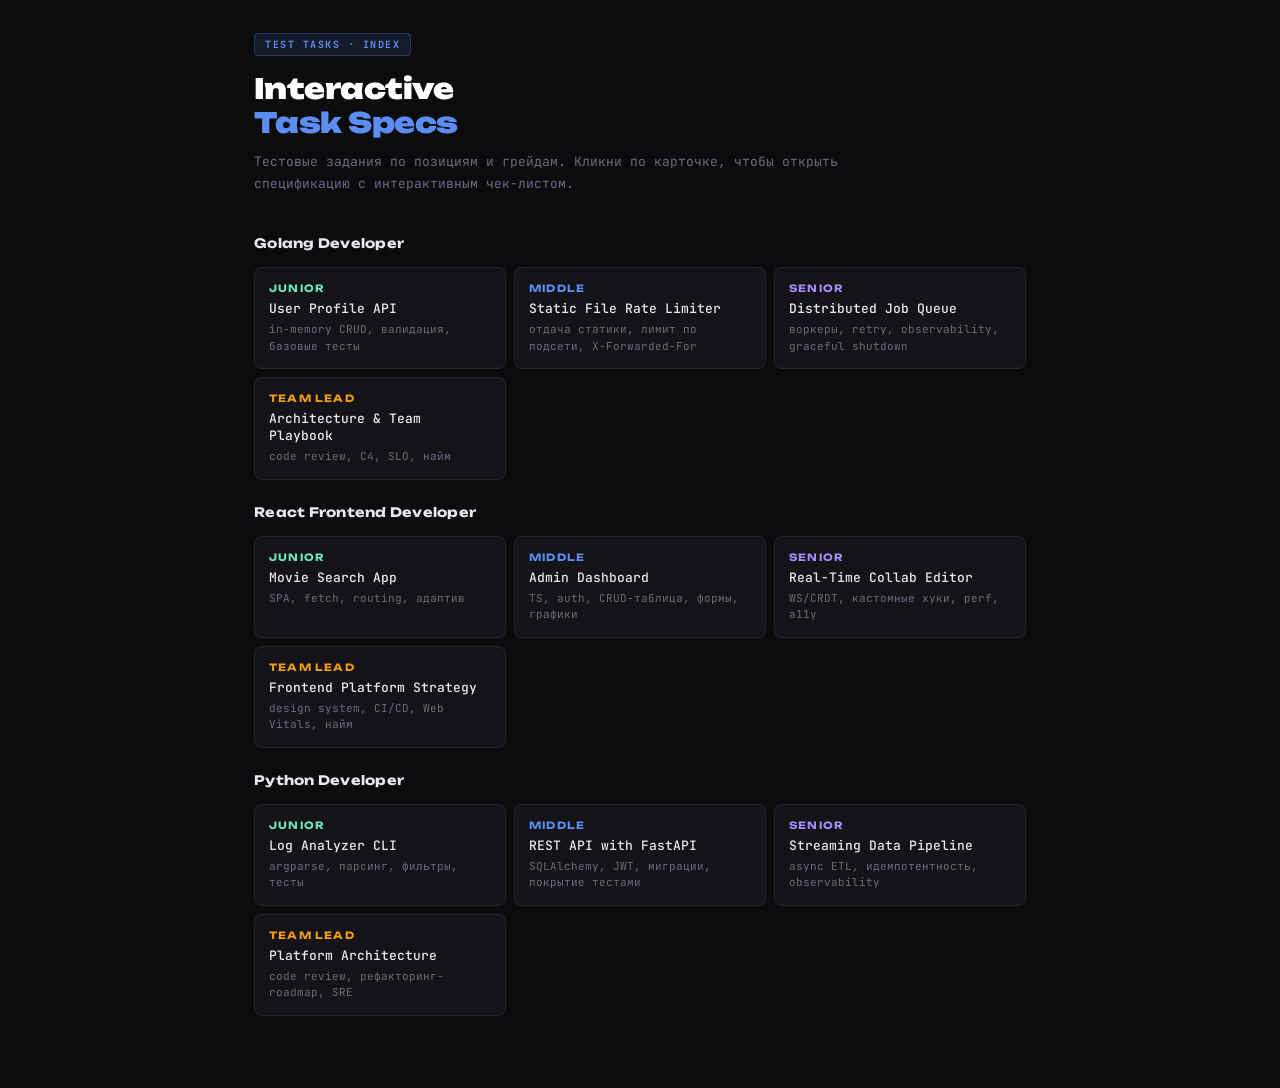
<file: index.html>
<!DOCTYPE html>
<html lang="ru">
<head>
  <meta charset="UTF-8">
  <meta name="viewport" content="width=device-width, initial-scale=1">
  <title>Test Tasks · Index</title>
  <link rel="stylesheet" href="assets/styles.css">
</head>
<body>
  <div class="header">
    <div class="badge">test tasks · index</div>
    <h1>Interactive<br><span>Task Specs</span></h1>
    <p class="subtitle">Тестовые задания по позициям и грейдам. Кликни по карточке, чтобы открыть спецификацию с интерактивным чек-листом.</p>
  </div>

  <div class="role-block">
    <div class="role-title">Golang Developer</div>
    <div class="index-grid">
      <a class="role-card" href="golang/junior.html">
        <div class="grade junior">Junior</div>
        <div class="name">User Profile API</div>
        <div class="desc">in-memory CRUD, валидация, базовые тесты</div>
      </a>
      <a class="role-card" href="golang/middle.html">
        <div class="grade middle">Middle</div>
        <div class="name">Static File Rate Limiter</div>
        <div class="desc">отдача статики, лимит по подсети, X-Forwarded-For</div>
      </a>
      <a class="role-card" href="golang/senior.html">
        <div class="grade senior">Senior</div>
        <div class="name">Distributed Job Queue</div>
        <div class="desc">воркеры, retry, observability, graceful shutdown</div>
      </a>
      <a class="role-card" href="golang/lead.html">
        <div class="grade lead">Team Lead</div>
        <div class="name">Architecture &amp; Team Playbook</div>
        <div class="desc">code review, C4, SLO, найм</div>
      </a>
    </div>
  </div>

  <div class="role-block">
    <div class="role-title">React Frontend Developer</div>
    <div class="index-grid">
      <a class="role-card" href="react/junior.html">
        <div class="grade junior">Junior</div>
        <div class="name">Movie Search App</div>
        <div class="desc">SPA, fetch, routing, адаптив</div>
      </a>
      <a class="role-card" href="react/middle.html">
        <div class="grade middle">Middle</div>
        <div class="name">Admin Dashboard</div>
        <div class="desc">TS, auth, CRUD-таблица, формы, графики</div>
      </a>
      <a class="role-card" href="react/senior.html">
        <div class="grade senior">Senior</div>
        <div class="name">Real-Time Collab Editor</div>
        <div class="desc">WS/CRDT, кастомные хуки, perf, a11y</div>
      </a>
      <a class="role-card" href="react/lead.html">
        <div class="grade lead">Team Lead</div>
        <div class="name">Frontend Platform Strategy</div>
        <div class="desc">design system, CI/CD, Web Vitals, найм</div>
      </a>
    </div>
  </div>

  <div class="role-block">
    <div class="role-title">Python Developer</div>
    <div class="index-grid">
      <a class="role-card" href="python/junior.html">
        <div class="grade junior">Junior</div>
        <div class="name">Log Analyzer CLI</div>
        <div class="desc">argparse, парсинг, фильтры, тесты</div>
      </a>
      <a class="role-card" href="python/middle.html">
        <div class="grade middle">Middle</div>
        <div class="name">REST API with FastAPI</div>
        <div class="desc">SQLAlchemy, JWT, миграции, покрытие тестами</div>
      </a>
      <a class="role-card" href="python/senior.html">
        <div class="grade senior">Senior</div>
        <div class="name">Streaming Data Pipeline</div>
        <div class="desc">async ETL, идемпотентность, observability</div>
      </a>
      <a class="role-card" href="python/lead.html">
        <div class="grade lead">Team Lead</div>
        <div class="name">Platform Architecture</div>
        <div class="desc">code review, рефакторинг-roadmap, SRE</div>
      </a>
    </div>
  </div>
</body>
</html>
</file>
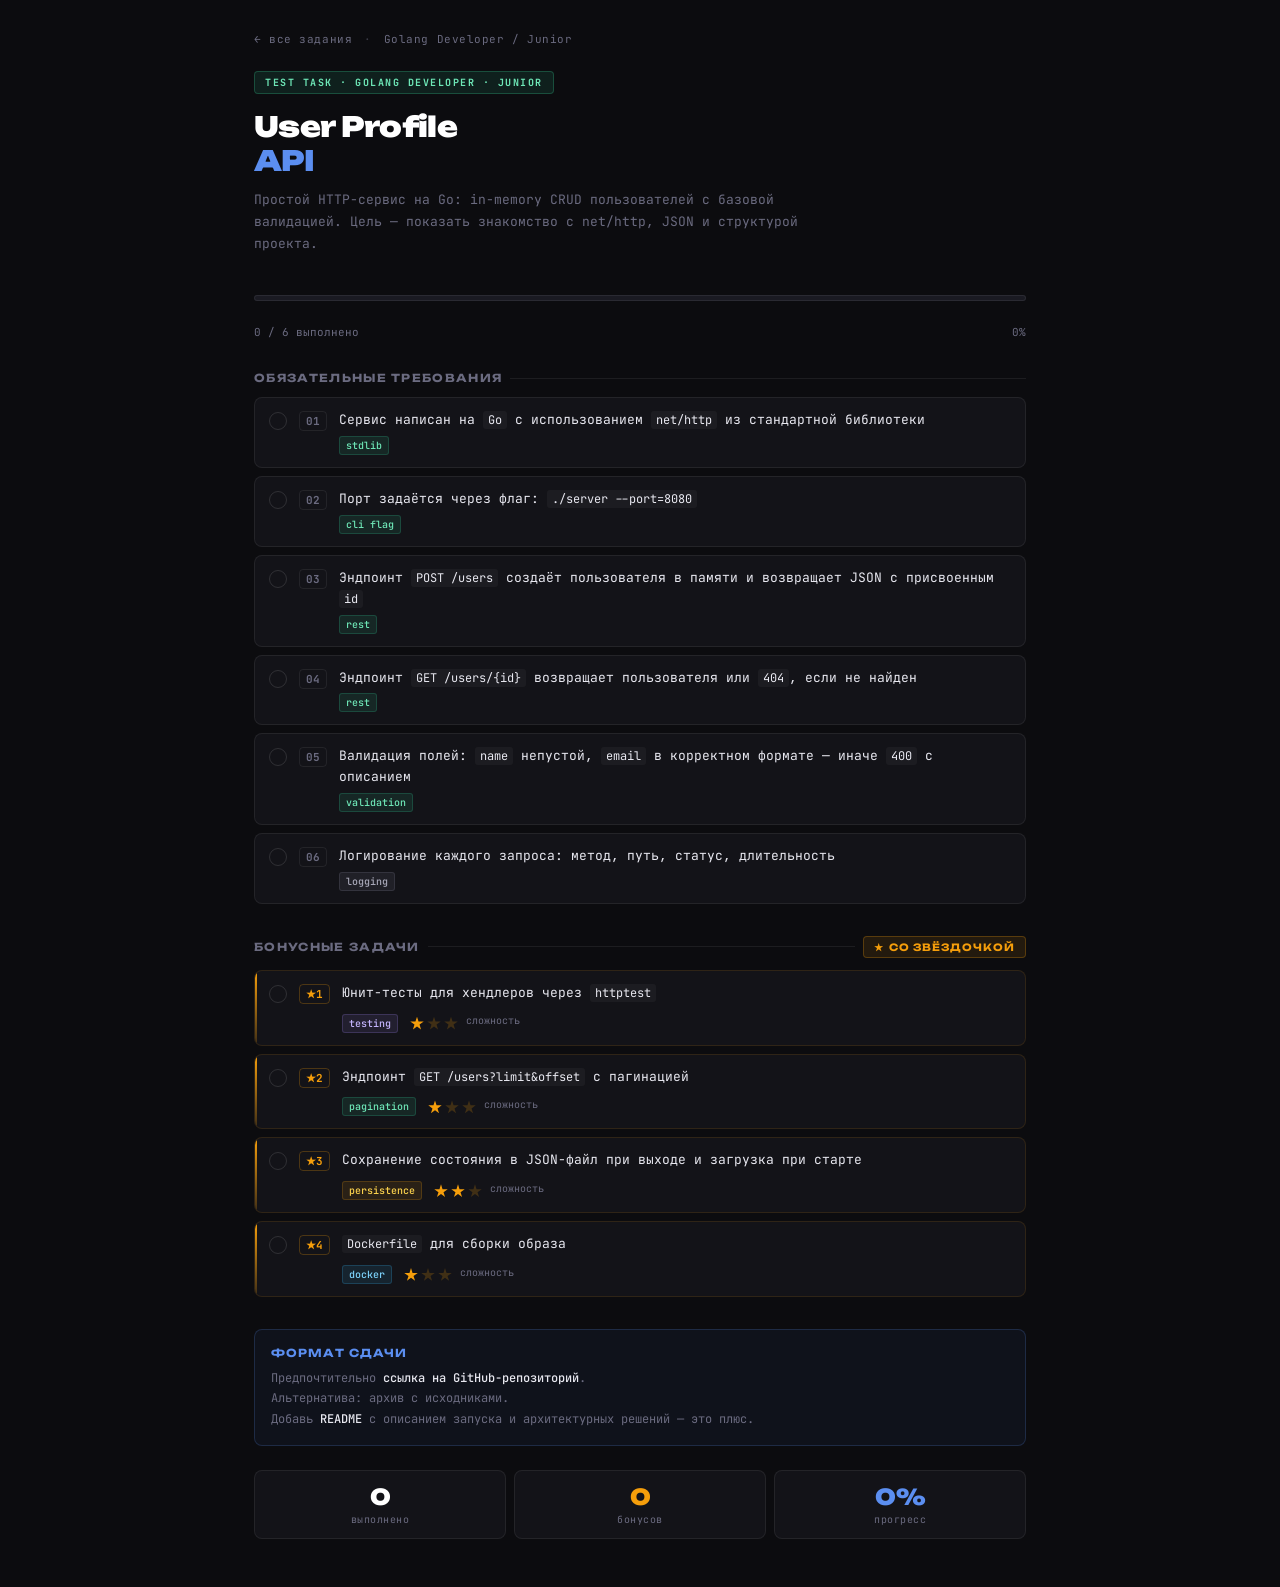
<file: golang/junior.html>
<!DOCTYPE html>
<html lang="ru">
<head>
  <meta charset="UTF-8">
  <meta name="viewport" content="width=device-width, initial-scale=1">
  <link rel="stylesheet" href="../assets/styles.css">
</head>
<body>
  <div id="app"></div>
  <script>
    window.TASK_DATA = {
      role: 'Golang Developer',
      grade: 'Junior',
      title: ['User Profile', 'API'],
      subtitle: 'Простой HTTP-сервис на Go: in-memory CRUD пользователей с базовой валидацией. Цель — показать знакомство с net/http, JSON и структурой проекта.',
      required: [
        { text: 'Сервис написан на <code>Go</code> с использованием <code>net/http</code> из стандартной библиотеки', tags: [{cls:'api', label:'stdlib'}] },
        { text: 'Порт задаётся через флаг: <code>./server --port=8080</code>', tags: [{cls:'api', label:'cli flag'}] },
        { text: 'Эндпоинт <code>POST /users</code> создаёт пользователя в памяти и возвращает JSON с присвоенным <code>id</code>', tags: [{cls:'api', label:'rest'}] },
        { text: 'Эндпоинт <code>GET /users/{id}</code> возвращает пользователя или <code>404</code>, если не найден', tags: [{cls:'api', label:'rest'}] },
        { text: 'Валидация полей: <code>name</code> непустой, <code>email</code> в корректном формате — иначе <code>400</code> с описанием', tags: [{cls:'api', label:'validation'}] },
        { text: 'Логирование каждого запроса: метод, путь, статус, длительность', tags: [{cls:'doc', label:'logging'}] },
      ],
      bonus: [
        { text: 'Юнит-тесты для хендлеров через <code>httptest</code>', tags: [{cls:'test', label:'testing'}], stars: 1 },
        { text: 'Эндпоинт <code>GET /users?limit&amp;offset</code> с пагинацией', tags: [{cls:'api', label:'pagination'}], stars: 1 },
        { text: 'Сохранение состояния в JSON-файл при выходе и загрузка при старте', tags: [{cls:'db', label:'persistence'}], stars: 2 },
        { text: '<code>Dockerfile</code> для сборки образа', tags: [{cls:'docker', label:'docker'}], stars: 1 },
      ],
    };
  </script>
  <script src="../assets/render.js"></script>
</body>
</html>
</file>
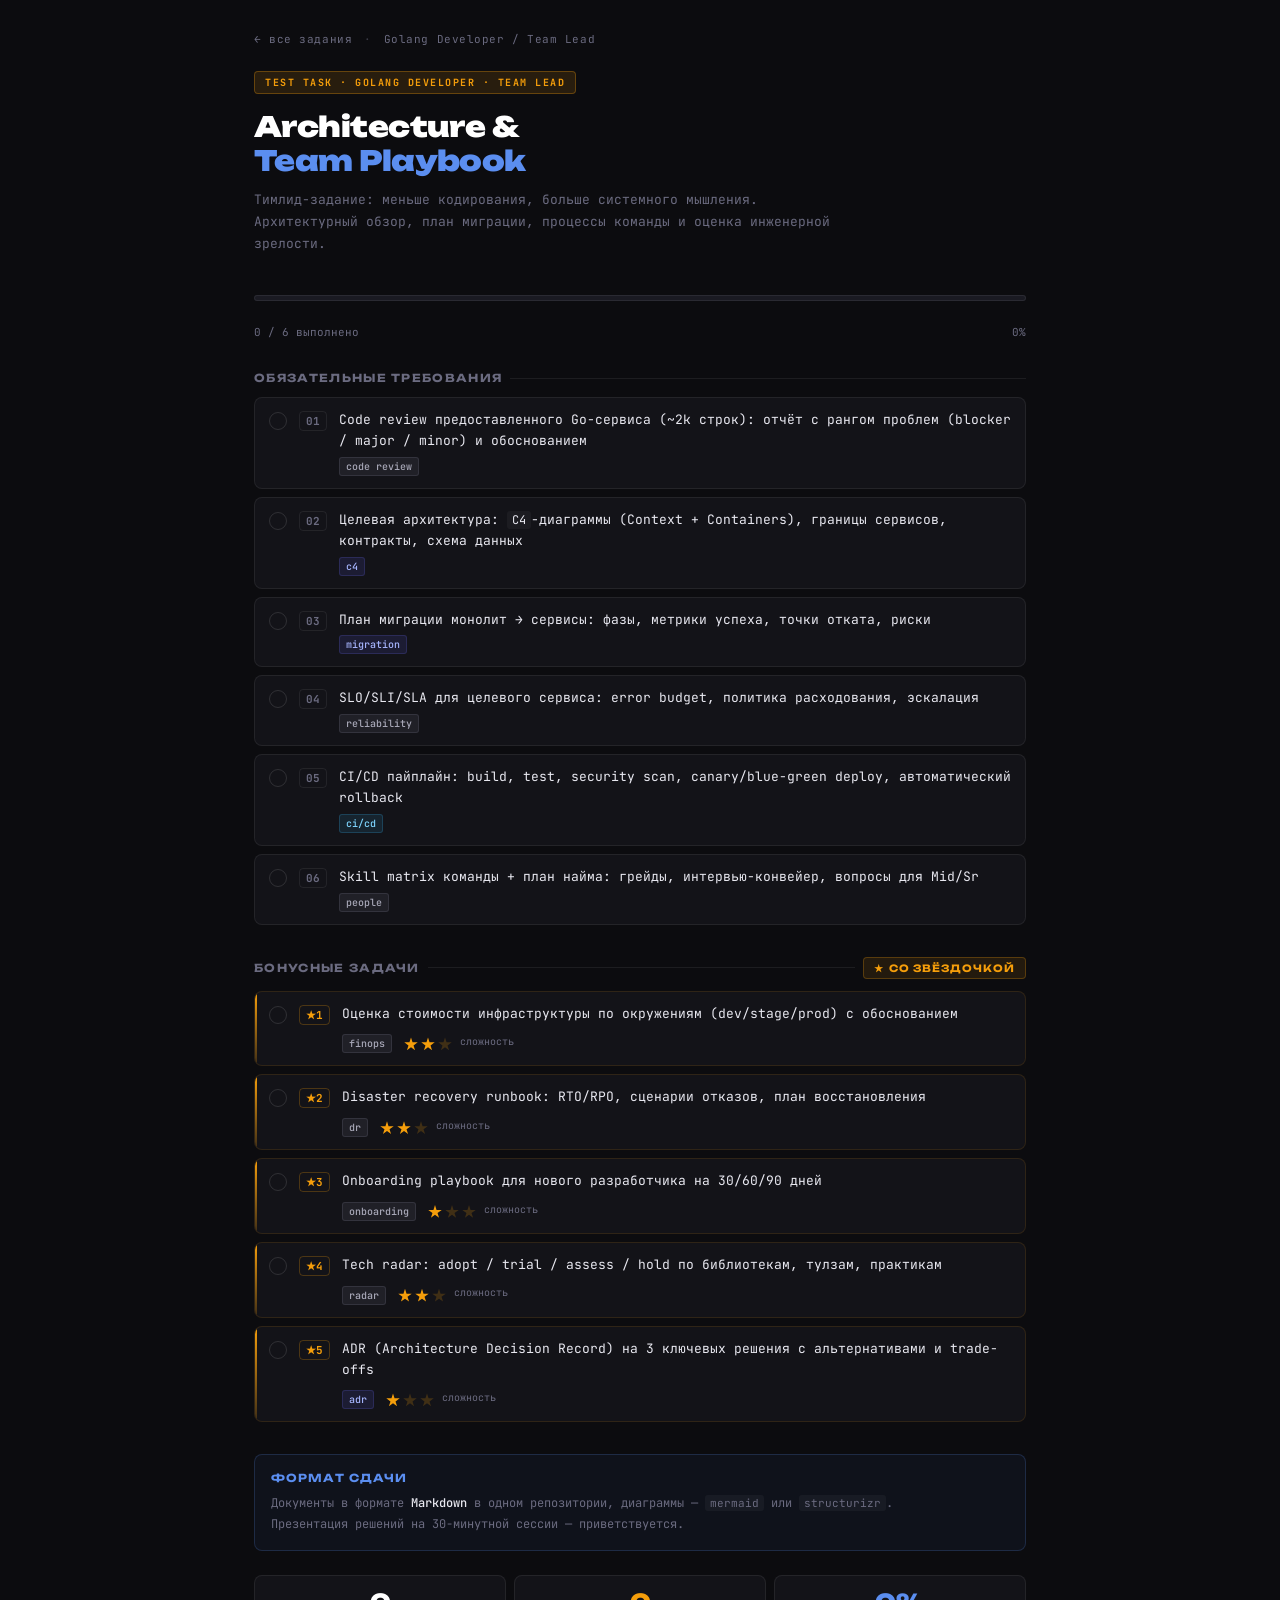
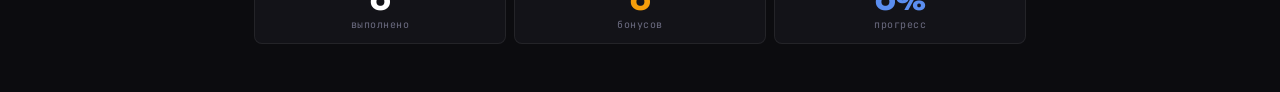
<file: golang/lead.html>
<!DOCTYPE html>
<html lang="ru">
<head>
  <meta charset="UTF-8">
  <meta name="viewport" content="width=device-width, initial-scale=1">
  <link rel="stylesheet" href="../assets/styles.css">
</head>
<body>
  <div id="app"></div>
  <script>
    window.TASK_DATA = {
      role: 'Golang Developer',
      grade: 'Team Lead',
      title: ['Architecture &', 'Team Playbook'],
      subtitle: 'Тимлид-задание: меньше кодирования, больше системного мышления. Архитектурный обзор, план миграции, процессы команды и оценка инженерной зрелости.',
      required: [
        { text: 'Code review предоставленного Go-сервиса (~2k строк): отчёт с рангом проблем (blocker / major / minor) и обоснованием', tags: [{cls:'doc', label:'code review'}] },
        { text: 'Целевая архитектура: <code>C4</code>-диаграммы (Context + Containers), границы сервисов, контракты, схема данных', tags: [{cls:'arch', label:'c4'}] },
        { text: 'План миграции монолит → сервисы: фазы, метрики успеха, точки отката, риски', tags: [{cls:'arch', label:'migration'}] },
        { text: 'SLO/SLI/SLA для целевого сервиса: error budget, политика расходования, эскалация', tags: [{cls:'doc', label:'reliability'}] },
        { text: 'CI/CD пайплайн: build, test, security scan, canary/blue-green deploy, автоматический rollback', tags: [{cls:'docker', label:'ci/cd'}] },
        { text: 'Skill matrix команды + план найма: грейды, интервью-конвейер, вопросы для Mid/Sr', tags: [{cls:'doc', label:'people'}] },
      ],
      bonus: [
        { text: 'Оценка стоимости инфраструктуры по окружениям (dev/stage/prod) с обоснованием', tags: [{cls:'doc', label:'finops'}], stars: 2 },
        { text: 'Disaster recovery runbook: RTO/RPO, сценарии отказов, план восстановления', tags: [{cls:'doc', label:'dr'}], stars: 2 },
        { text: 'Onboarding playbook для нового разработчика на 30/60/90 дней', tags: [{cls:'doc', label:'onboarding'}], stars: 1 },
        { text: 'Tech radar: adopt / trial / assess / hold по библиотекам, тулзам, практикам', tags: [{cls:'doc', label:'radar'}], stars: 2 },
        { text: 'ADR (Architecture Decision Record) на 3 ключевых решения с альтернативами и trade-offs', tags: [{cls:'arch', label:'adr'}], stars: 1 },
      ],
      delivery: 'Документы в формате <strong>Markdown</strong> в одном репозитории, диаграммы — <code>mermaid</code> или <code>structurizr</code>.<br>Презентация решений на 30-минутной сессии — приветствуется.',
    };
  </script>
  <script src="../assets/render.js"></script>
</body>
</html>
</file>
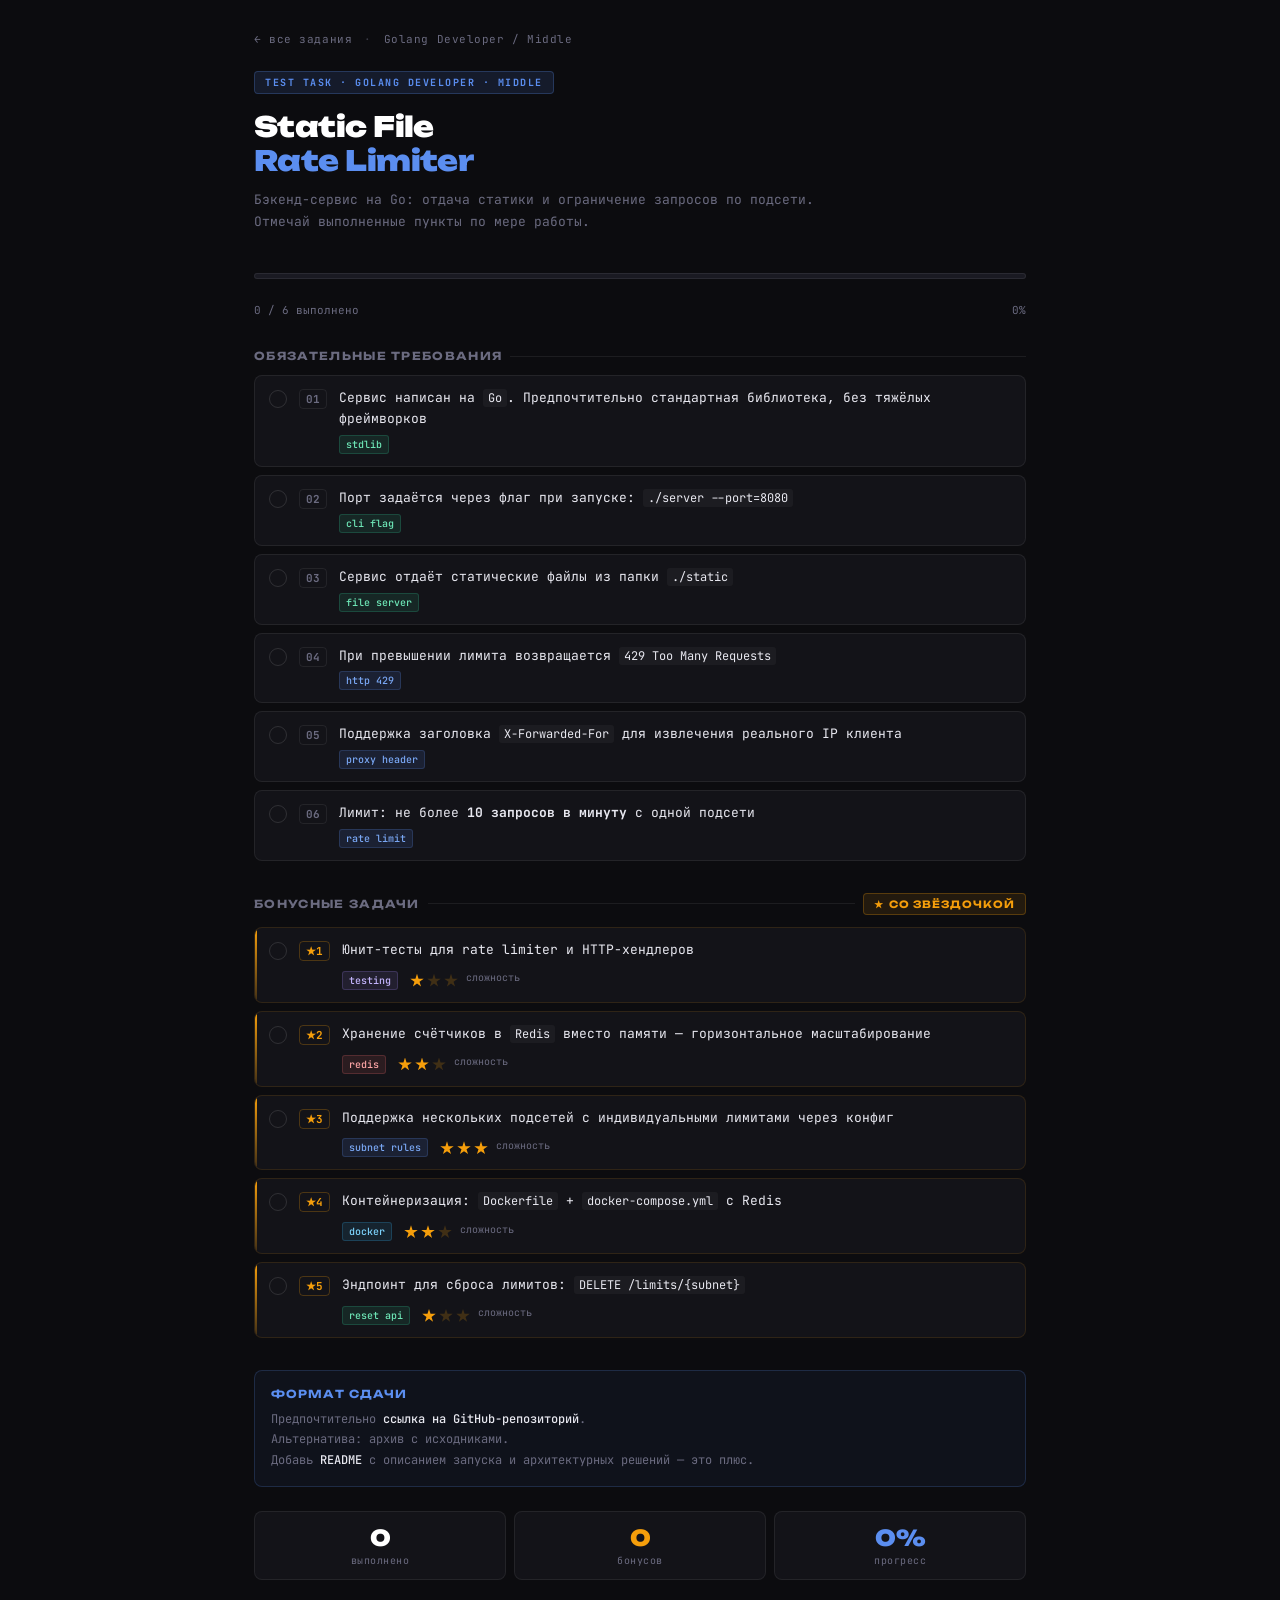
<file: golang/middle.html>
<!DOCTYPE html>
<html lang="ru">
<head>
  <meta charset="UTF-8">
  <meta name="viewport" content="width=device-width, initial-scale=1">
  <link rel="stylesheet" href="../assets/styles.css">
</head>
<body>
  <div id="app"></div>
  <script>
    window.TASK_DATA = {
      role: 'Golang Developer',
      grade: 'Middle',
      title: ['Static File', 'Rate Limiter'],
      subtitle: 'Бэкенд-сервис на Go: отдача статики и ограничение запросов по подсети. Отмечай выполненные пункты по мере работы.',
      required: [
        { text: 'Сервис написан на <code>Go</code>. Предпочтительно стандартная библиотека, без тяжёлых фреймворков', tags: [{cls:'api', label:'stdlib'}] },
        { text: 'Порт задаётся через флаг при запуске: <code>./server --port=8080</code>', tags: [{cls:'api', label:'cli flag'}] },
        { text: 'Сервис отдаёт статические файлы из папки <code>./static</code>', tags: [{cls:'api', label:'file server'}] },
        { text: 'При превышении лимита возвращается <code>429 Too Many Requests</code>', tags: [{cls:'net', label:'http 429'}] },
        { text: 'Поддержка заголовка <code>X-Forwarded-For</code> для извлечения реального IP клиента', tags: [{cls:'net', label:'proxy header'}] },
        { text: 'Лимит: не более <strong>10 запросов в минуту</strong> с одной подсети', tags: [{cls:'net', label:'rate limit'}] },
      ],
      bonus: [
        { text: 'Юнит-тесты для rate limiter и HTTP-хендлеров', tags: [{cls:'test', label:'testing'}], stars: 1 },
        { text: 'Хранение счётчиков в <code>Redis</code> вместо памяти — горизонтальное масштабирование', tags: [{cls:'redis', label:'redis'}], stars: 2 },
        { text: 'Поддержка нескольких подсетей с индивидуальными лимитами через конфиг', tags: [{cls:'net', label:'subnet rules'}], stars: 3 },
        { text: 'Контейнеризация: <code>Dockerfile</code> + <code>docker-compose.yml</code> с Redis', tags: [{cls:'docker', label:'docker'}], stars: 2 },
        { text: 'Эндпоинт для сброса лимитов: <code>DELETE /limits/{subnet}</code>', tags: [{cls:'api', label:'reset api'}], stars: 1 },
      ],
    };
  </script>
  <script src="../assets/render.js"></script>
</body>
</html>
</file>
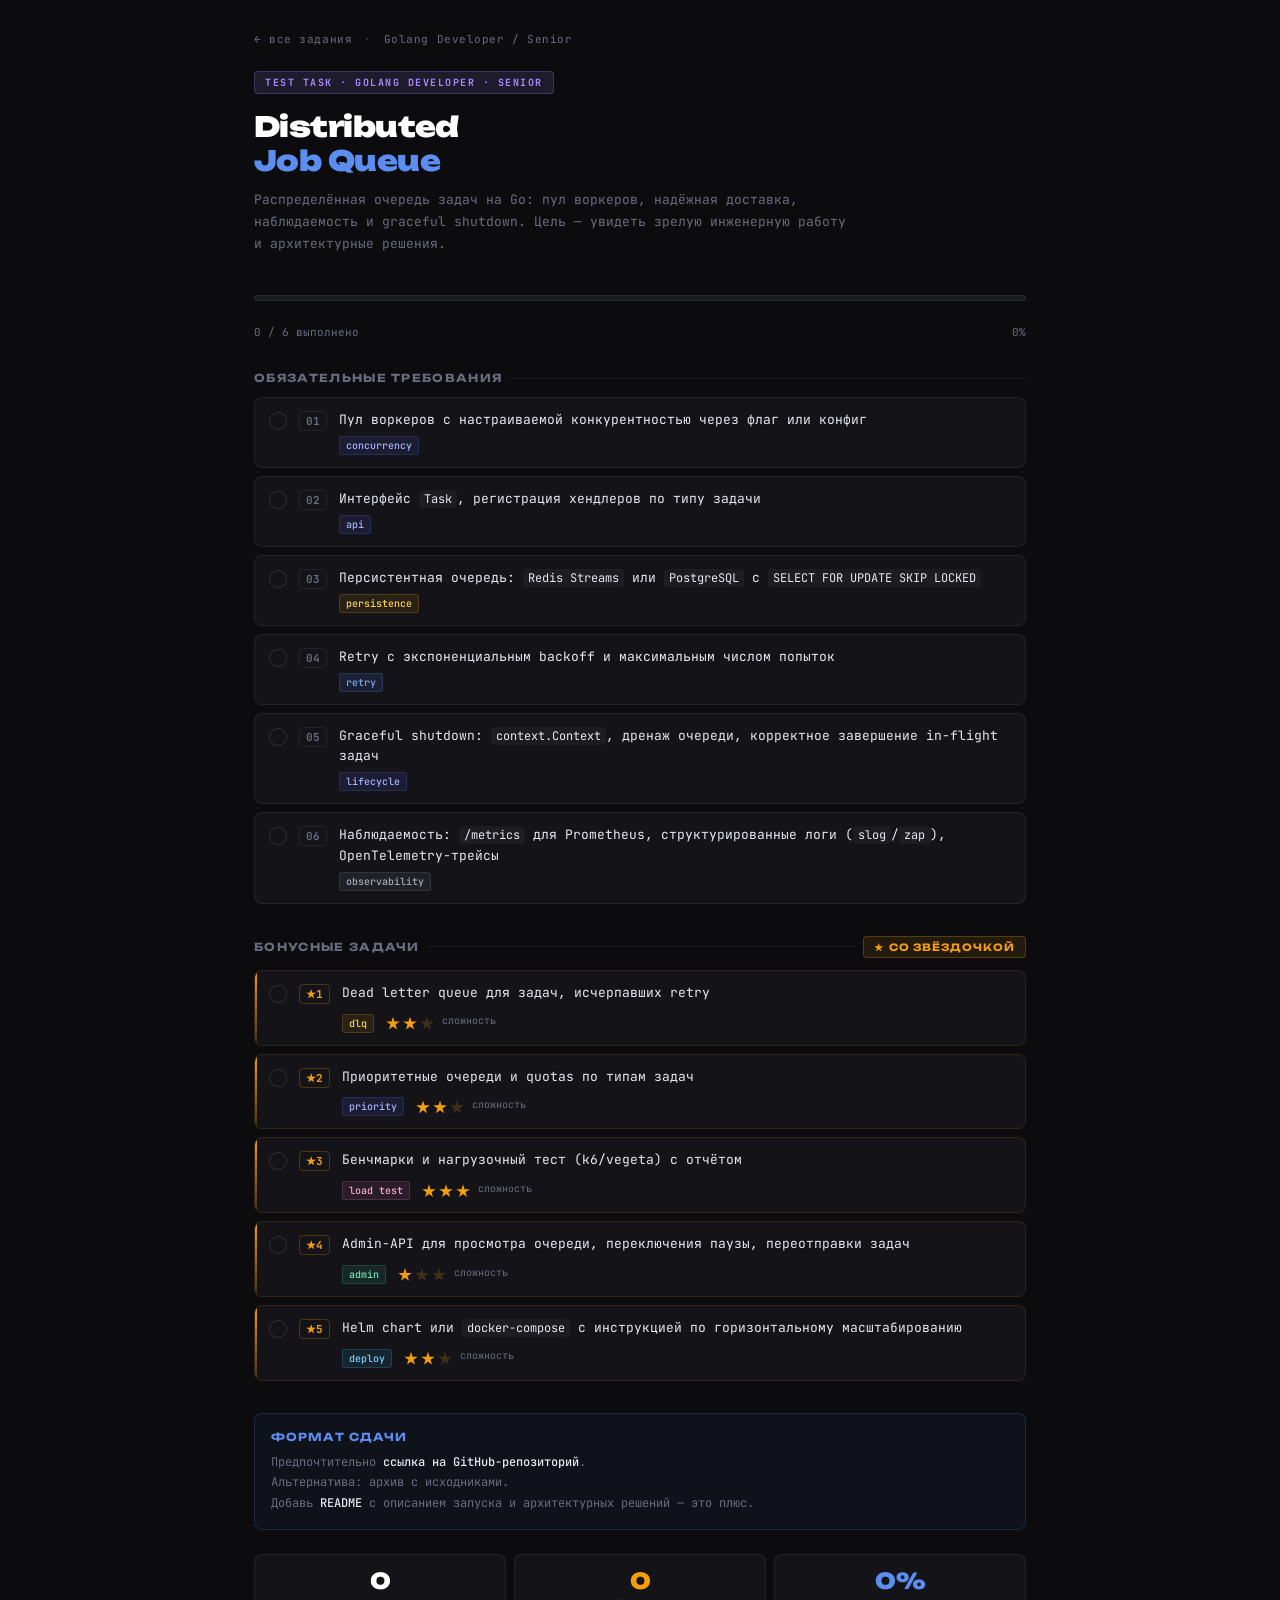
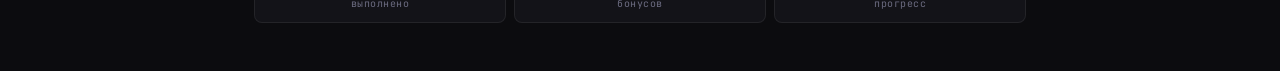
<file: golang/senior.html>
<!DOCTYPE html>
<html lang="ru">
<head>
  <meta charset="UTF-8">
  <meta name="viewport" content="width=device-width, initial-scale=1">
  <link rel="stylesheet" href="../assets/styles.css">
</head>
<body>
  <div id="app"></div>
  <script>
    window.TASK_DATA = {
      role: 'Golang Developer',
      grade: 'Senior',
      title: ['Distributed', 'Job Queue'],
      subtitle: 'Распределённая очередь задач на Go: пул воркеров, надёжная доставка, наблюдаемость и graceful shutdown. Цель — увидеть зрелую инженерную работу и архитектурные решения.',
      required: [
        { text: 'Пул воркеров с настраиваемой конкурентностью через флаг или конфиг', tags: [{cls:'arch', label:'concurrency'}] },
        { text: 'Интерфейс <code>Task</code>, регистрация хендлеров по типу задачи', tags: [{cls:'arch', label:'api'}] },
        { text: 'Персистентная очередь: <code>Redis Streams</code> или <code>PostgreSQL</code> с <code>SELECT FOR UPDATE SKIP LOCKED</code>', tags: [{cls:'db', label:'persistence'}] },
        { text: 'Retry с экспоненциальным backoff и максимальным числом попыток', tags: [{cls:'net', label:'retry'}] },
        { text: 'Graceful shutdown: <code>context.Context</code>, дренаж очереди, корректное завершение in-flight задач', tags: [{cls:'arch', label:'lifecycle'}] },
        { text: 'Наблюдаемость: <code>/metrics</code> для Prometheus, структурированные логи (<code>slog</code>/<code>zap</code>), OpenTelemetry-трейсы', tags: [{cls:'doc', label:'observability'}] },
      ],
      bonus: [
        { text: 'Dead letter queue для задач, исчерпавших retry', tags: [{cls:'db', label:'dlq'}], stars: 2 },
        { text: 'Приоритетные очереди и quotas по типам задач', tags: [{cls:'arch', label:'priority'}], stars: 2 },
        { text: 'Бенчмарки и нагрузочный тест (k6/vegeta) с отчётом', tags: [{cls:'perf', label:'load test'}], stars: 3 },
        { text: 'Admin-API для просмотра очереди, переключения паузы, переотправки задач', tags: [{cls:'api', label:'admin'}], stars: 1 },
        { text: 'Helm chart или <code>docker-compose</code> с инструкцией по горизонтальному масштабированию', tags: [{cls:'docker', label:'deploy'}], stars: 2 },
      ],
    };
  </script>
  <script src="../assets/render.js"></script>
</body>
</html>
</file>
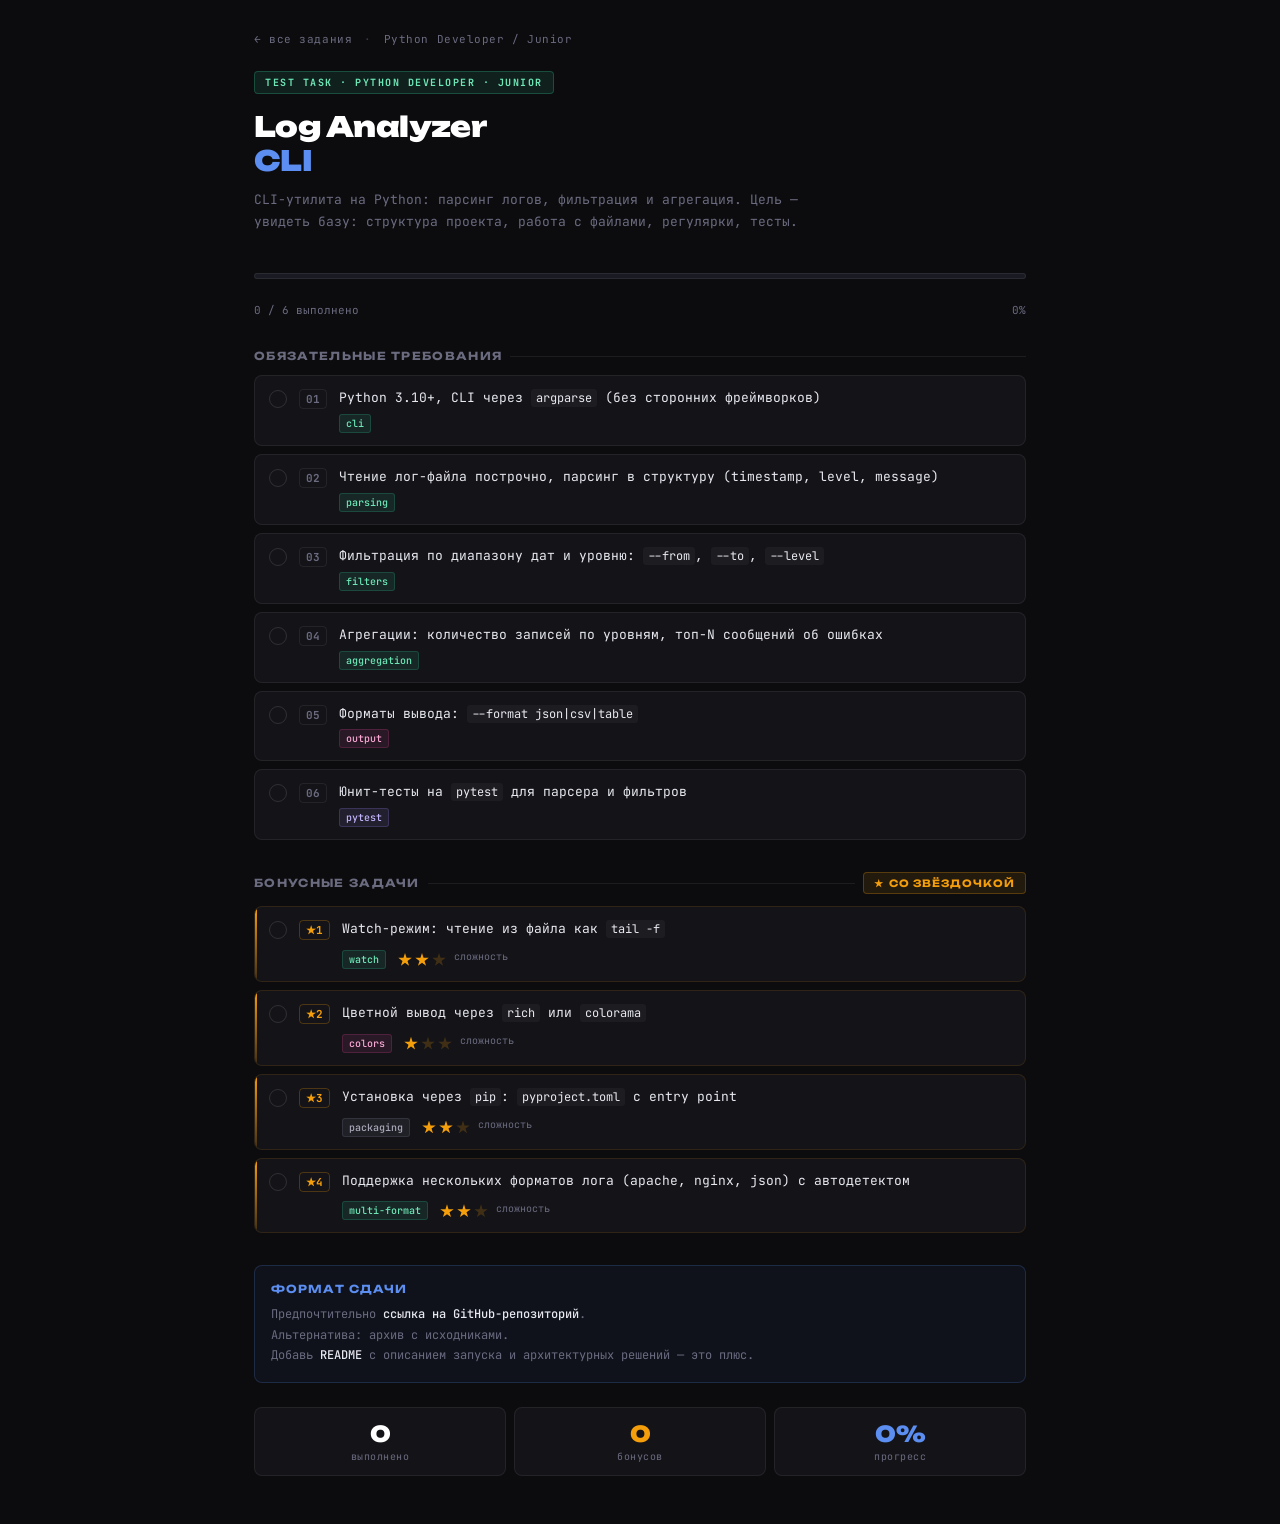
<file: python/junior.html>
<!DOCTYPE html>
<html lang="ru">
<head>
  <meta charset="UTF-8">
  <meta name="viewport" content="width=device-width, initial-scale=1">
  <link rel="stylesheet" href="../assets/styles.css">
</head>
<body>
  <div id="app"></div>
  <script>
    window.TASK_DATA = {
      role: 'Python Developer',
      grade: 'Junior',
      title: ['Log Analyzer', 'CLI'],
      subtitle: 'CLI-утилита на Python: парсинг логов, фильтрация и агрегация. Цель — увидеть базу: структура проекта, работа с файлами, регулярки, тесты.',
      required: [
        { text: 'Python 3.10+, CLI через <code>argparse</code> (без сторонних фреймворков)', tags: [{cls:'api', label:'cli'}] },
        { text: 'Чтение лог-файла построчно, парсинг в структуру (timestamp, level, message)', tags: [{cls:'api', label:'parsing'}] },
        { text: 'Фильтрация по диапазону дат и уровню: <code>--from</code>, <code>--to</code>, <code>--level</code>', tags: [{cls:'api', label:'filters'}] },
        { text: 'Агрегации: количество записей по уровням, топ-N сообщений об ошибках', tags: [{cls:'api', label:'aggregation'}] },
        { text: 'Форматы вывода: <code>--format json|csv|table</code>', tags: [{cls:'ui', label:'output'}] },
        { text: 'Юнит-тесты на <code>pytest</code> для парсера и фильтров', tags: [{cls:'test', label:'pytest'}] },
      ],
      bonus: [
        { text: 'Watch-режим: чтение из файла как <code>tail -f</code>', tags: [{cls:'api', label:'watch'}], stars: 2 },
        { text: 'Цветной вывод через <code>rich</code> или <code>colorama</code>', tags: [{cls:'ui', label:'colors'}], stars: 1 },
        { text: 'Установка через <code>pip</code>: <code>pyproject.toml</code> с entry point', tags: [{cls:'doc', label:'packaging'}], stars: 2 },
        { text: 'Поддержка нескольких форматов лога (apache, nginx, json) с автодетектом', tags: [{cls:'api', label:'multi-format'}], stars: 2 },
      ],
    };
  </script>
  <script src="../assets/render.js"></script>
</body>
</html>
</file>
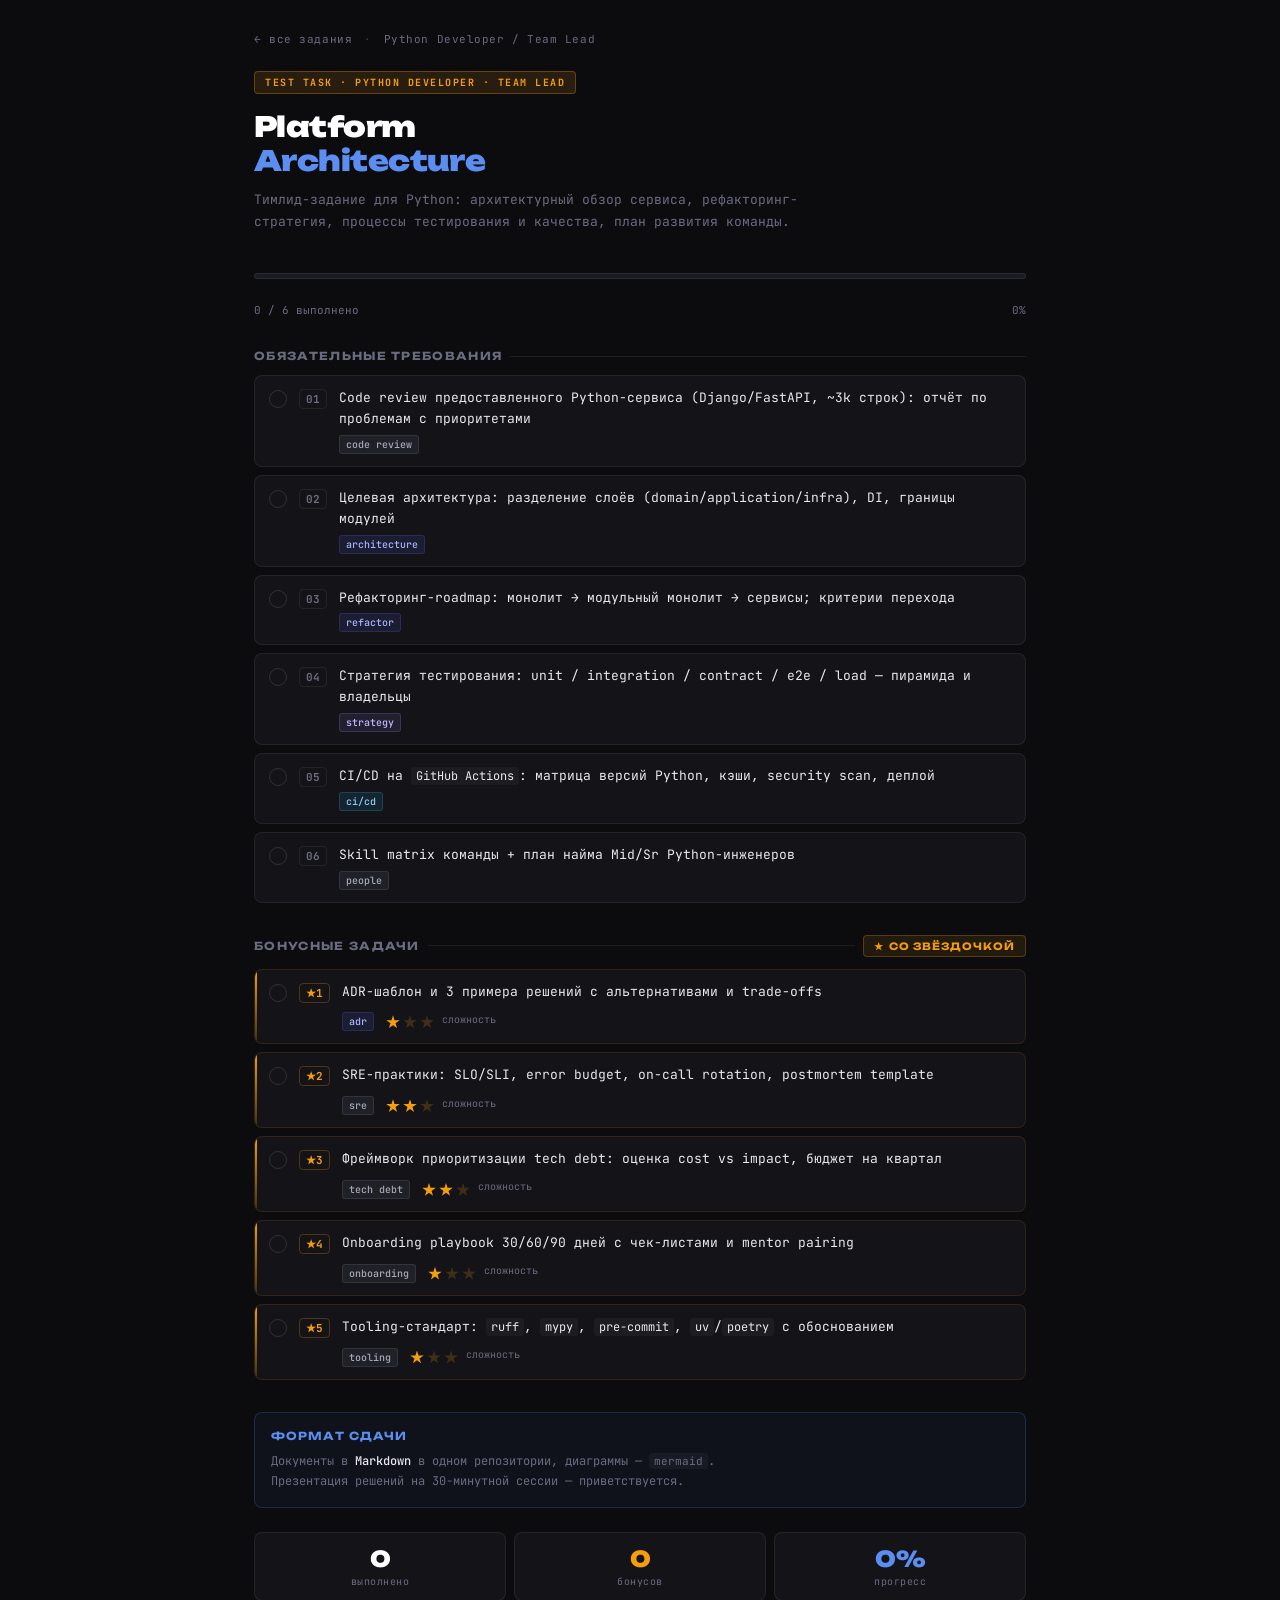
<file: python/lead.html>
<!DOCTYPE html>
<html lang="ru">
<head>
  <meta charset="UTF-8">
  <meta name="viewport" content="width=device-width, initial-scale=1">
  <link rel="stylesheet" href="../assets/styles.css">
</head>
<body>
  <div id="app"></div>
  <script>
    window.TASK_DATA = {
      role: 'Python Developer',
      grade: 'Team Lead',
      title: ['Platform', 'Architecture'],
      subtitle: 'Тимлид-задание для Python: архитектурный обзор сервиса, рефакторинг-стратегия, процессы тестирования и качества, план развития команды.',
      required: [
        { text: 'Code review предоставленного Python-сервиса (Django/FastAPI, ~3k строк): отчёт по проблемам с приоритетами', tags: [{cls:'doc', label:'code review'}] },
        { text: 'Целевая архитектура: разделение слоёв (domain/application/infra), DI, границы модулей', tags: [{cls:'arch', label:'architecture'}] },
        { text: 'Рефакторинг-roadmap: монолит → модульный монолит → сервисы; критерии перехода', tags: [{cls:'arch', label:'refactor'}] },
        { text: 'Стратегия тестирования: unit / integration / contract / e2e / load — пирамида и владельцы', tags: [{cls:'test', label:'strategy'}] },
        { text: 'CI/CD на <code>GitHub Actions</code>: матрица версий Python, кэши, security scan, деплой', tags: [{cls:'docker', label:'ci/cd'}] },
        { text: 'Skill matrix команды + план найма Mid/Sr Python-инженеров', tags: [{cls:'doc', label:'people'}] },
      ],
      bonus: [
        { text: 'ADR-шаблон и 3 примера решений с альтернативами и trade-offs', tags: [{cls:'arch', label:'adr'}], stars: 1 },
        { text: 'SRE-практики: SLO/SLI, error budget, on-call rotation, postmortem template', tags: [{cls:'doc', label:'sre'}], stars: 2 },
        { text: 'Фреймворк приоритизации tech debt: оценка cost vs impact, бюджет на квартал', tags: [{cls:'doc', label:'tech debt'}], stars: 2 },
        { text: 'Onboarding playbook 30/60/90 дней с чек-листами и mentor pairing', tags: [{cls:'doc', label:'onboarding'}], stars: 1 },
        { text: 'Tooling-стандарт: <code>ruff</code>, <code>mypy</code>, <code>pre-commit</code>, <code>uv</code>/<code>poetry</code> с обоснованием', tags: [{cls:'doc', label:'tooling'}], stars: 1 },
      ],
      delivery: 'Документы в <strong>Markdown</strong> в одном репозитории, диаграммы — <code>mermaid</code>.<br>Презентация решений на 30-минутной сессии — приветствуется.',
    };
  </script>
  <script src="../assets/render.js"></script>
</body>
</html>
</file>
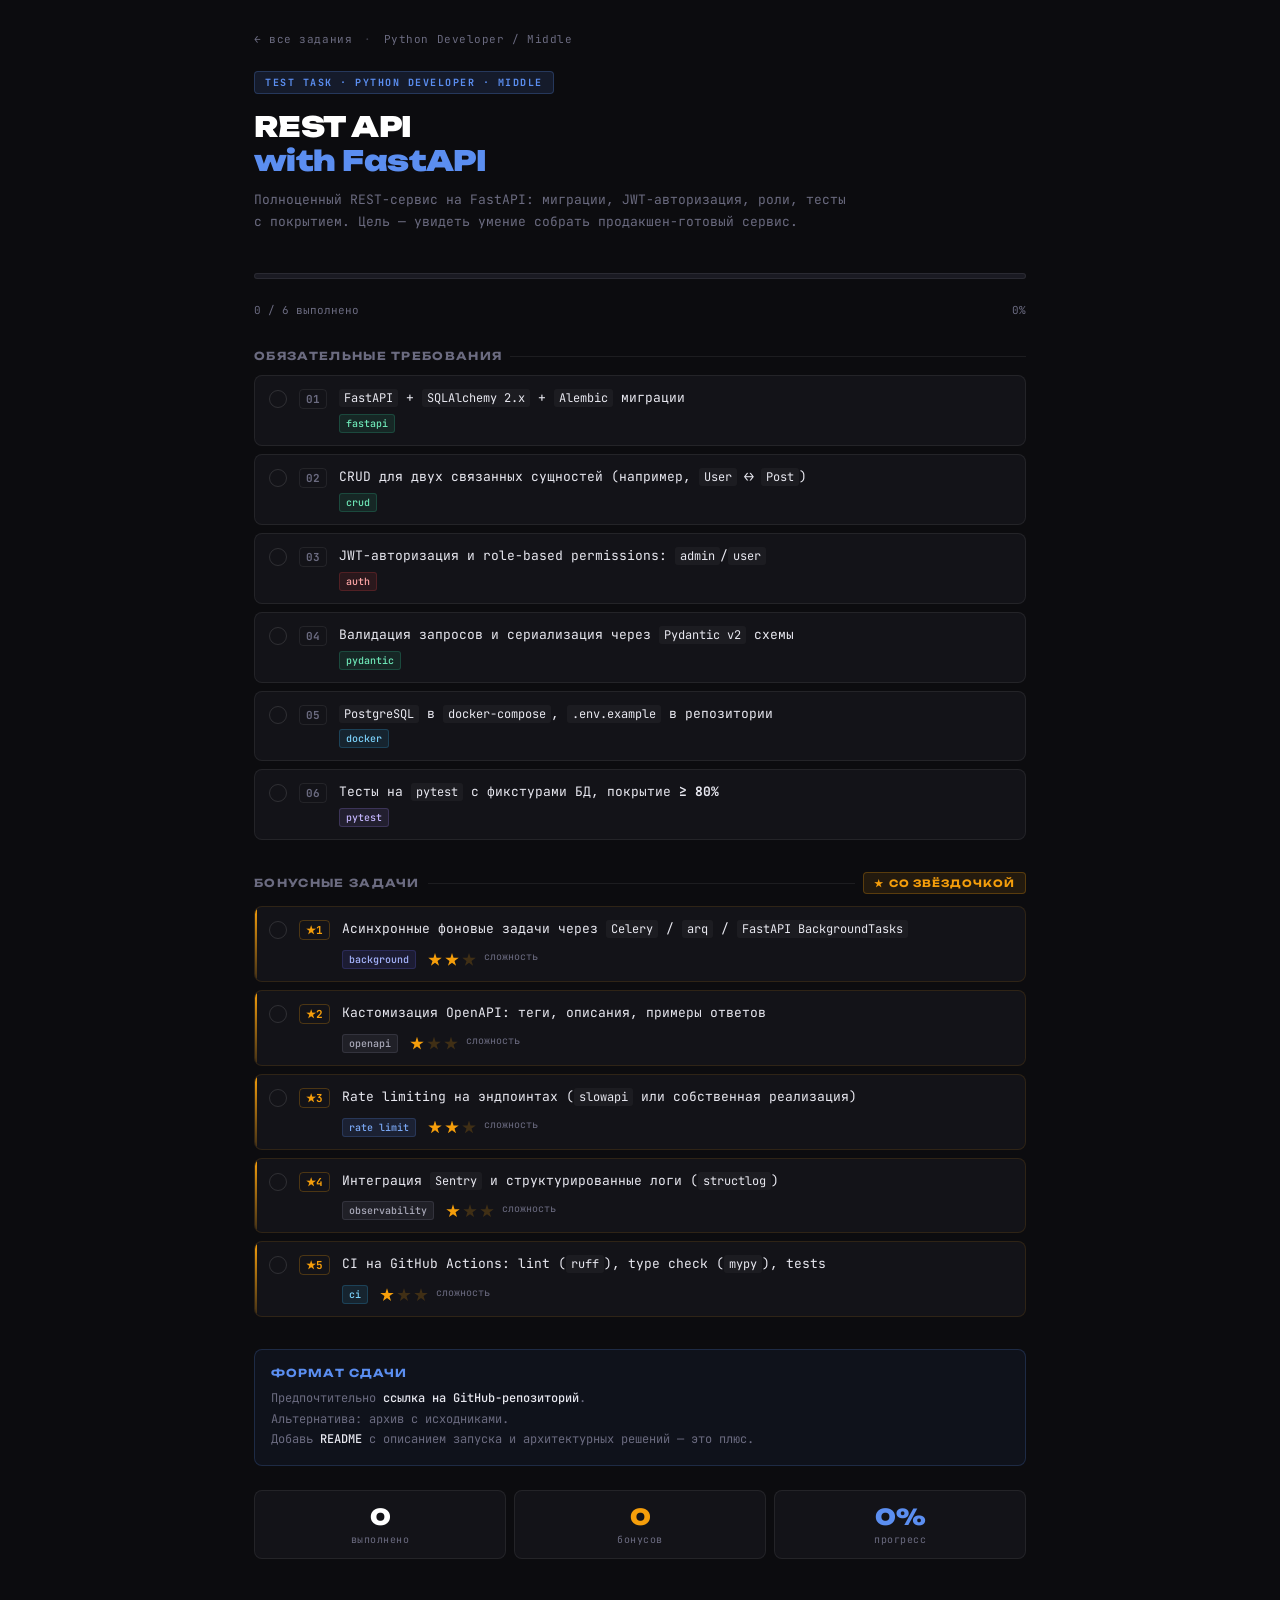
<file: python/middle.html>
<!DOCTYPE html>
<html lang="ru">
<head>
  <meta charset="UTF-8">
  <meta name="viewport" content="width=device-width, initial-scale=1">
  <link rel="stylesheet" href="../assets/styles.css">
</head>
<body>
  <div id="app"></div>
  <script>
    window.TASK_DATA = {
      role: 'Python Developer',
      grade: 'Middle',
      title: ['REST API', 'with FastAPI'],
      subtitle: 'Полноценный REST-сервис на FastAPI: миграции, JWT-авторизация, роли, тесты с покрытием. Цель — увидеть умение собрать продакшен-готовый сервис.',
      required: [
        { text: '<code>FastAPI</code> + <code>SQLAlchemy 2.x</code> + <code>Alembic</code> миграции', tags: [{cls:'api', label:'fastapi'}] },
        { text: 'CRUD для двух связанных сущностей (например, <code>User</code> ↔ <code>Post</code>)', tags: [{cls:'api', label:'crud'}] },
        { text: 'JWT-авторизация и role-based permissions: <code>admin</code>/<code>user</code>', tags: [{cls:'sec', label:'auth'}] },
        { text: 'Валидация запросов и сериализация через <code>Pydantic v2</code> схемы', tags: [{cls:'api', label:'pydantic'}] },
        { text: '<code>PostgreSQL</code> в <code>docker-compose</code>, <code>.env.example</code> в репозитории', tags: [{cls:'docker', label:'docker'}] },
        { text: 'Тесты на <code>pytest</code> с фикстурами БД, покрытие <strong>≥ 80%</strong>', tags: [{cls:'test', label:'pytest'}] },
      ],
      bonus: [
        { text: 'Асинхронные фоновые задачи через <code>Celery</code> / <code>arq</code> / <code>FastAPI BackgroundTasks</code>', tags: [{cls:'arch', label:'background'}], stars: 2 },
        { text: 'Кастомизация OpenAPI: теги, описания, примеры ответов', tags: [{cls:'doc', label:'openapi'}], stars: 1 },
        { text: 'Rate limiting на эндпоинтах (<code>slowapi</code> или собственная реализация)', tags: [{cls:'net', label:'rate limit'}], stars: 2 },
        { text: 'Интеграция <code>Sentry</code> и структурированные логи (<code>structlog</code>)', tags: [{cls:'doc', label:'observability'}], stars: 1 },
        { text: 'CI на GitHub Actions: lint (<code>ruff</code>), type check (<code>mypy</code>), tests', tags: [{cls:'docker', label:'ci'}], stars: 1 },
      ],
    };
  </script>
  <script src="../assets/render.js"></script>
</body>
</html>
</file>
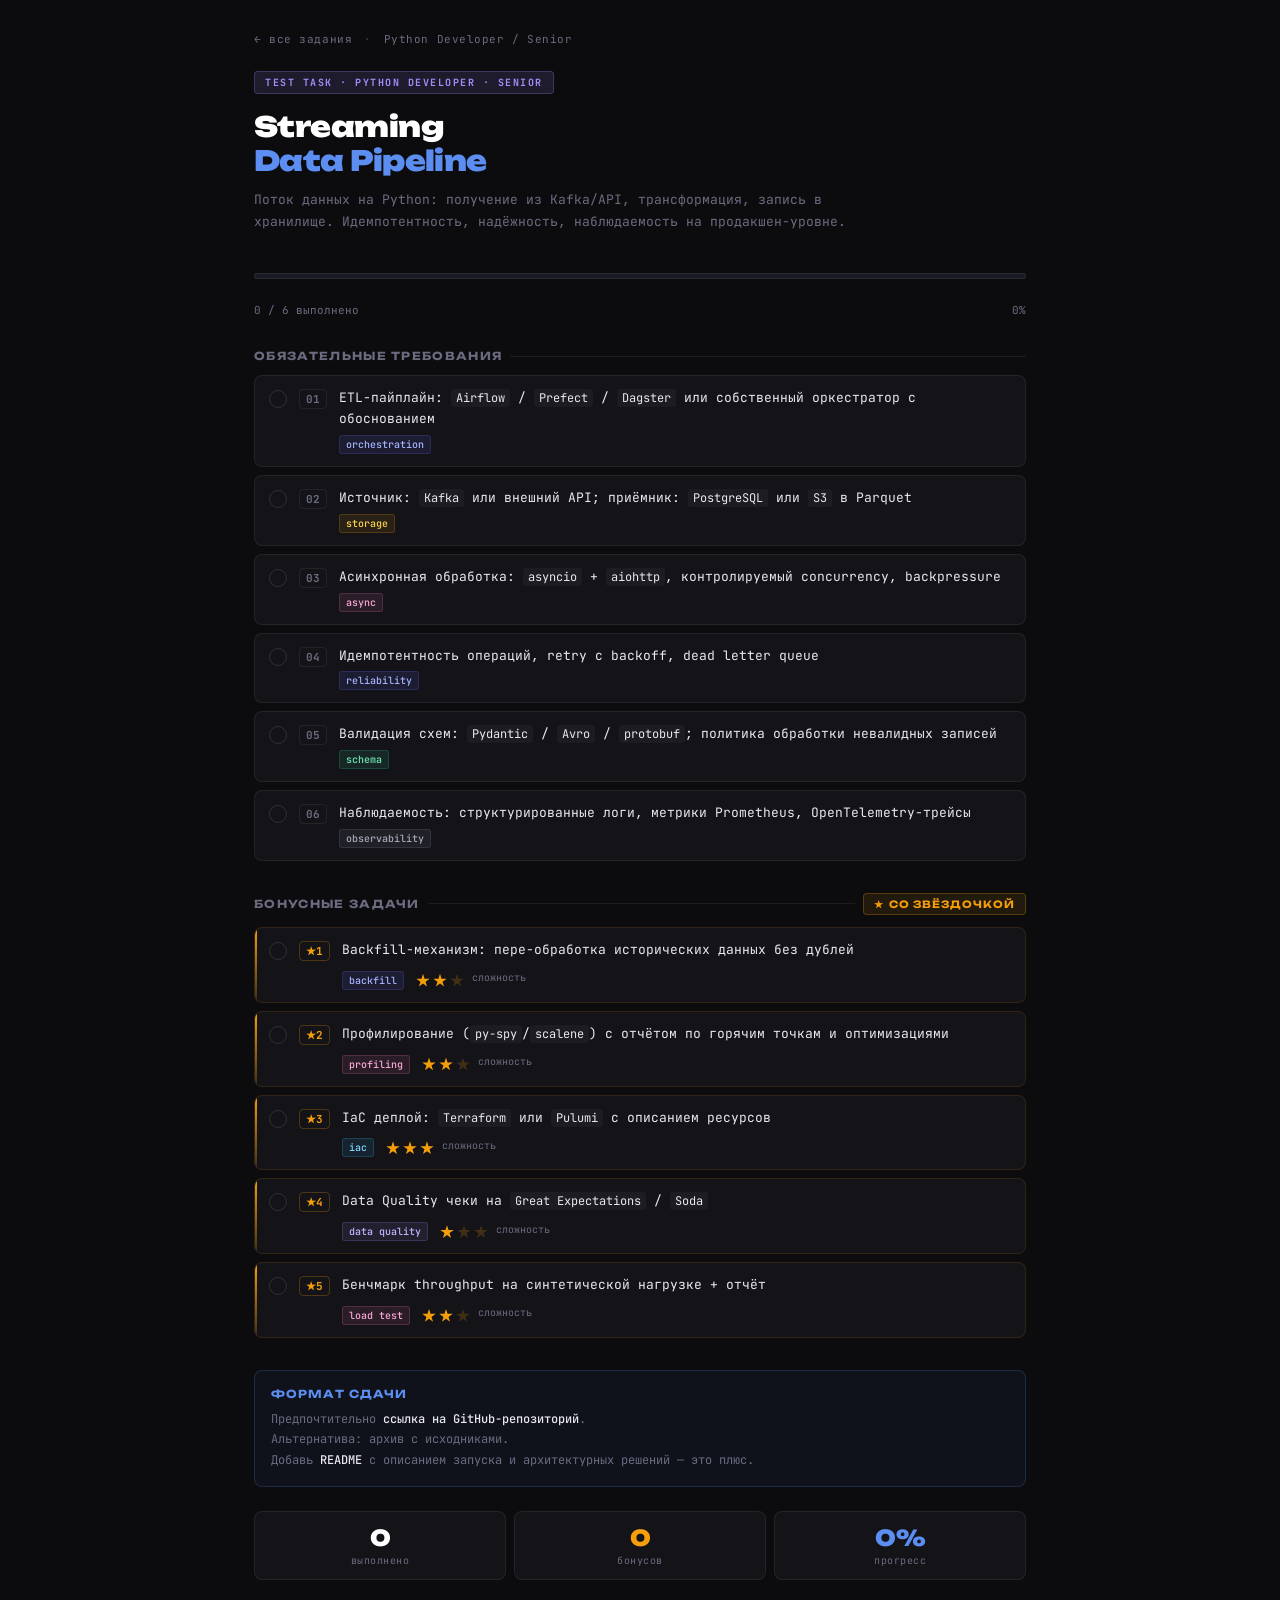
<file: python/senior.html>
<!DOCTYPE html>
<html lang="ru">
<head>
  <meta charset="UTF-8">
  <meta name="viewport" content="width=device-width, initial-scale=1">
  <link rel="stylesheet" href="../assets/styles.css">
</head>
<body>
  <div id="app"></div>
  <script>
    window.TASK_DATA = {
      role: 'Python Developer',
      grade: 'Senior',
      title: ['Streaming', 'Data Pipeline'],
      subtitle: 'Поток данных на Python: получение из Kafka/API, трансформация, запись в хранилище. Идемпотентность, надёжность, наблюдаемость на продакшен-уровне.',
      required: [
        { text: 'ETL-пайплайн: <code>Airflow</code> / <code>Prefect</code> / <code>Dagster</code> или собственный оркестратор с обоснованием', tags: [{cls:'arch', label:'orchestration'}] },
        { text: 'Источник: <code>Kafka</code> или внешний API; приёмник: <code>PostgreSQL</code> или <code>S3</code> в Parquet', tags: [{cls:'db', label:'storage'}] },
        { text: 'Асинхронная обработка: <code>asyncio</code> + <code>aiohttp</code>, контролируемый concurrency, backpressure', tags: [{cls:'perf', label:'async'}] },
        { text: 'Идемпотентность операций, retry с backoff, dead letter queue', tags: [{cls:'arch', label:'reliability'}] },
        { text: 'Валидация схем: <code>Pydantic</code> / <code>Avro</code> / <code>protobuf</code>; политика обработки невалидных записей', tags: [{cls:'api', label:'schema'}] },
        { text: 'Наблюдаемость: структурированные логи, метрики Prometheus, OpenTelemetry-трейсы', tags: [{cls:'doc', label:'observability'}] },
      ],
      bonus: [
        { text: 'Backfill-механизм: пере-обработка исторических данных без дублей', tags: [{cls:'arch', label:'backfill'}], stars: 2 },
        { text: 'Профилирование (<code>py-spy</code>/<code>scalene</code>) с отчётом по горячим точкам и оптимизациями', tags: [{cls:'perf', label:'profiling'}], stars: 2 },
        { text: 'IaC деплой: <code>Terraform</code> или <code>Pulumi</code> с описанием ресурсов', tags: [{cls:'docker', label:'iac'}], stars: 3 },
        { text: 'Data Quality чеки на <code>Great Expectations</code> / <code>Soda</code>', tags: [{cls:'test', label:'data quality'}], stars: 1 },
        { text: 'Бенчмарк throughput на синтетической нагрузке + отчёт', tags: [{cls:'perf', label:'load test'}], stars: 2 },
      ],
    };
  </script>
  <script src="../assets/render.js"></script>
</body>
</html>
</file>
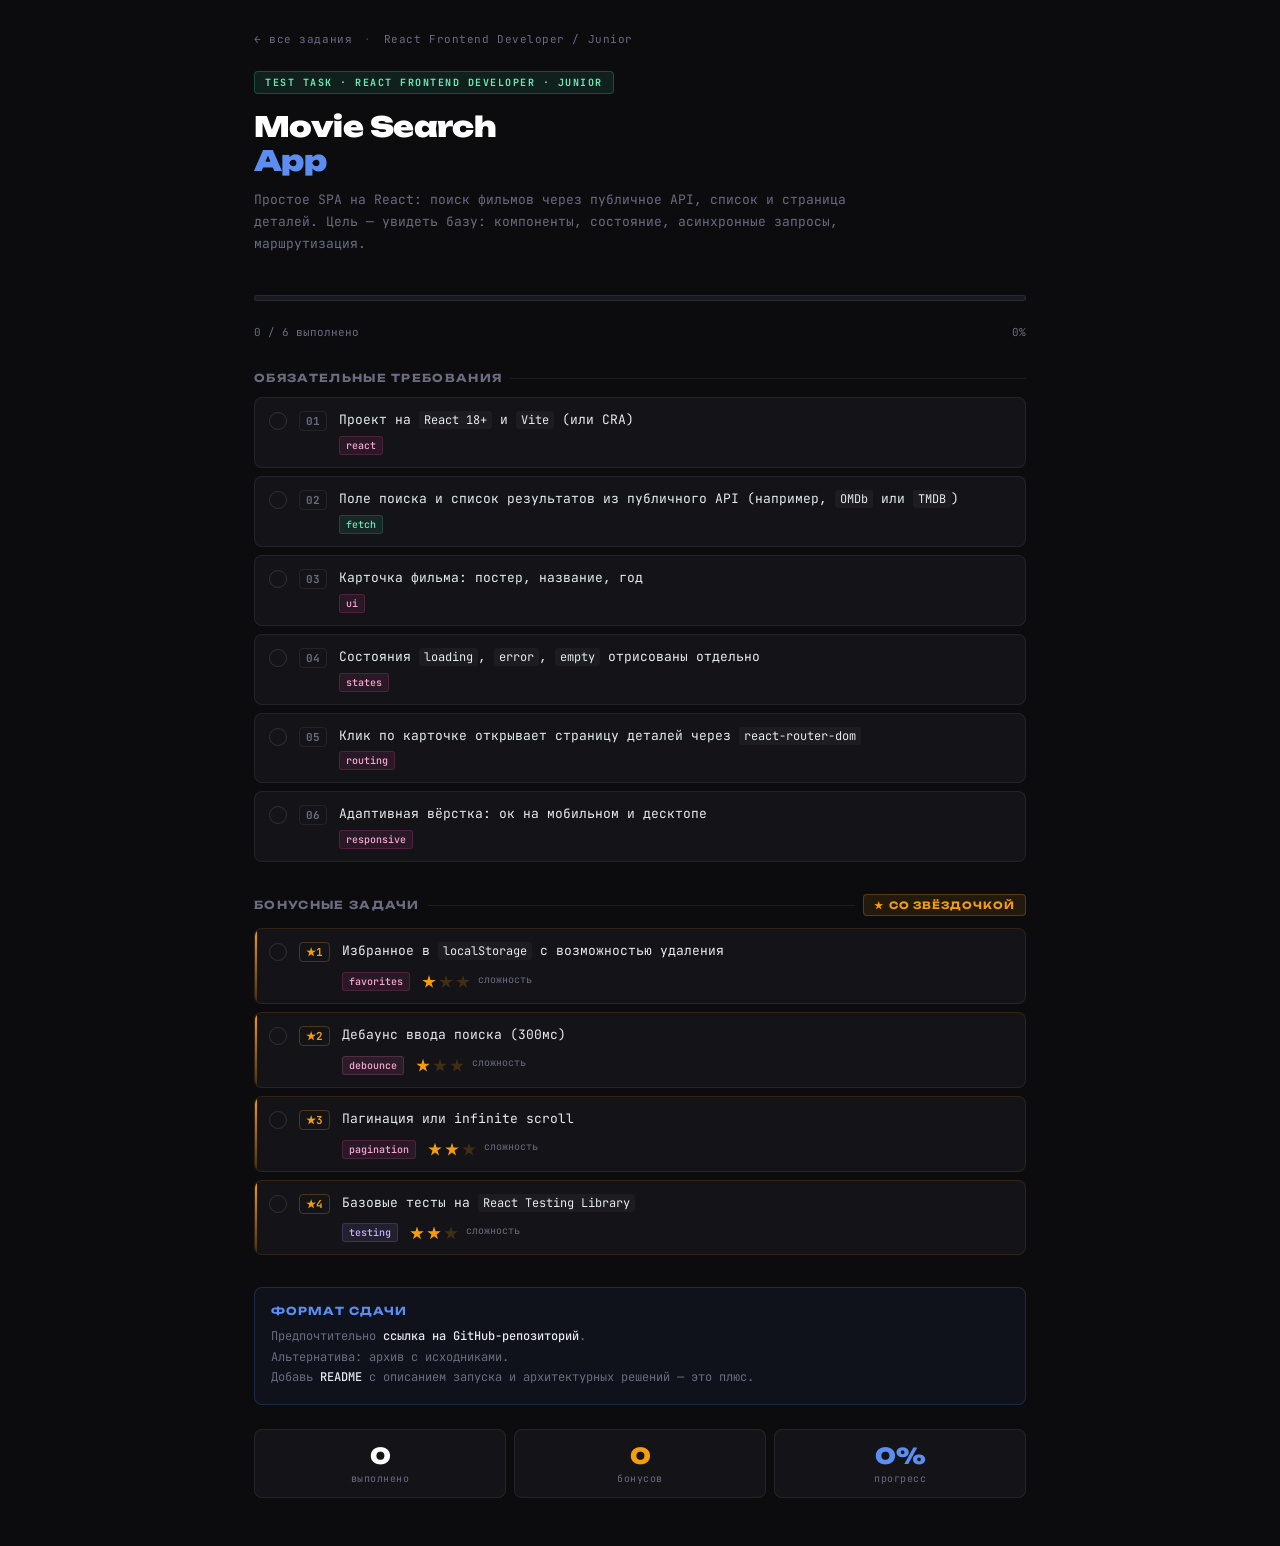
<file: react/junior.html>
<!DOCTYPE html>
<html lang="ru">
<head>
  <meta charset="UTF-8">
  <meta name="viewport" content="width=device-width, initial-scale=1">
  <link rel="stylesheet" href="../assets/styles.css">
</head>
<body>
  <div id="app"></div>
  <script>
    window.TASK_DATA = {
      role: 'React Frontend Developer',
      grade: 'Junior',
      title: ['Movie Search', 'App'],
      subtitle: 'Простое SPA на React: поиск фильмов через публичное API, список и страница деталей. Цель — увидеть базу: компоненты, состояние, асинхронные запросы, маршрутизация.',
      required: [
        { text: 'Проект на <code>React 18+</code> и <code>Vite</code> (или CRA)', tags: [{cls:'ui', label:'react'}] },
        { text: 'Поле поиска и список результатов из публичного API (например, <code>OMDb</code> или <code>TMDB</code>)', tags: [{cls:'api', label:'fetch'}] },
        { text: 'Карточка фильма: постер, название, год', tags: [{cls:'ui', label:'ui'}] },
        { text: 'Состояния <code>loading</code>, <code>error</code>, <code>empty</code> отрисованы отдельно', tags: [{cls:'ui', label:'states'}] },
        { text: 'Клик по карточке открывает страницу деталей через <code>react-router-dom</code>', tags: [{cls:'ui', label:'routing'}] },
        { text: 'Адаптивная вёрстка: ок на мобильном и десктопе', tags: [{cls:'ui', label:'responsive'}] },
      ],
      bonus: [
        { text: 'Избранное в <code>localStorage</code> с возможностью удаления', tags: [{cls:'ui', label:'favorites'}], stars: 1 },
        { text: 'Дебаунс ввода поиска (300мс)', tags: [{cls:'perf', label:'debounce'}], stars: 1 },
        { text: 'Пагинация или infinite scroll', tags: [{cls:'ui', label:'pagination'}], stars: 2 },
        { text: 'Базовые тесты на <code>React Testing Library</code>', tags: [{cls:'test', label:'testing'}], stars: 2 },
      ],
    };
  </script>
  <script src="../assets/render.js"></script>
</body>
</html>
</file>
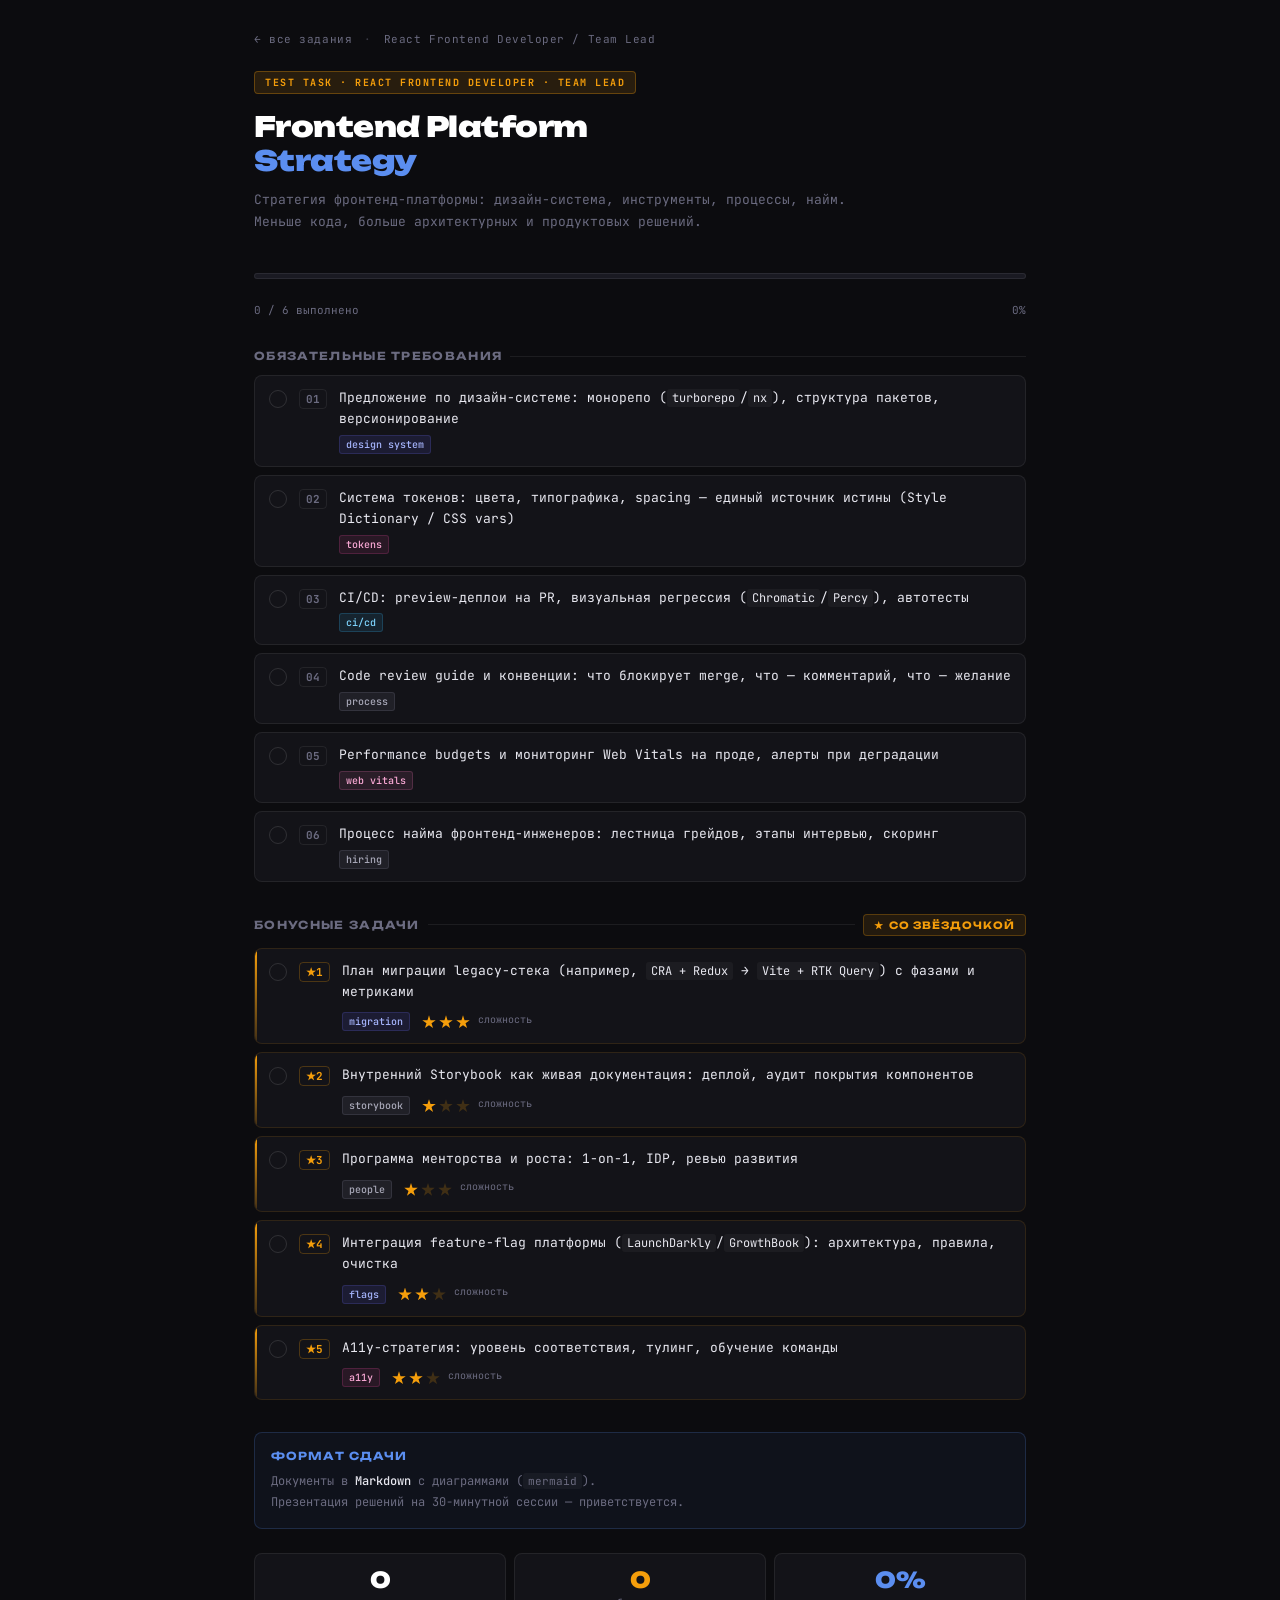
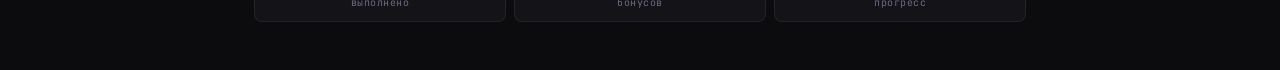
<file: react/lead.html>
<!DOCTYPE html>
<html lang="ru">
<head>
  <meta charset="UTF-8">
  <meta name="viewport" content="width=device-width, initial-scale=1">
  <link rel="stylesheet" href="../assets/styles.css">
</head>
<body>
  <div id="app"></div>
  <script>
    window.TASK_DATA = {
      role: 'React Frontend Developer',
      grade: 'Team Lead',
      title: ['Frontend Platform', 'Strategy'],
      subtitle: 'Стратегия фронтенд-платформы: дизайн-система, инструменты, процессы, найм. Меньше кода, больше архитектурных и продуктовых решений.',
      required: [
        { text: 'Предложение по дизайн-системе: монорепо (<code>turborepo</code>/<code>nx</code>), структура пакетов, версионирование', tags: [{cls:'arch', label:'design system'}] },
        { text: 'Система токенов: цвета, типографика, spacing — единый источник истины (Style Dictionary / CSS vars)', tags: [{cls:'ui', label:'tokens'}] },
        { text: 'CI/CD: preview-деплои на PR, визуальная регрессия (<code>Chromatic</code>/<code>Percy</code>), автотесты', tags: [{cls:'docker', label:'ci/cd'}] },
        { text: 'Code review guide и конвенции: что блокирует merge, что — комментарий, что — желание', tags: [{cls:'doc', label:'process'}] },
        { text: 'Performance budgets и мониторинг Web Vitals на проде, алерты при деградации', tags: [{cls:'perf', label:'web vitals'}] },
        { text: 'Процесс найма фронтенд-инженеров: лестница грейдов, этапы интервью, скоринг', tags: [{cls:'doc', label:'hiring'}] },
      ],
      bonus: [
        { text: 'План миграции legacy-стека (например, <code>CRA + Redux</code> → <code>Vite + RTK Query</code>) с фазами и метриками', tags: [{cls:'arch', label:'migration'}], stars: 3 },
        { text: 'Внутренний Storybook как живая документация: деплой, аудит покрытия компонентов', tags: [{cls:'doc', label:'storybook'}], stars: 1 },
        { text: 'Программа менторства и роста: 1-on-1, IDP, ревью развития', tags: [{cls:'doc', label:'people'}], stars: 1 },
        { text: 'Интеграция feature-flag платформы (<code>LaunchDarkly</code>/<code>GrowthBook</code>): архитектура, правила, очистка', tags: [{cls:'arch', label:'flags'}], stars: 2 },
        { text: 'A11y-стратегия: уровень соответствия, тулинг, обучение команды', tags: [{cls:'ui', label:'a11y'}], stars: 2 },
      ],
      delivery: 'Документы в <strong>Markdown</strong> с диаграммами (<code>mermaid</code>).<br>Презентация решений на 30-минутной сессии — приветствуется.',
    };
  </script>
  <script src="../assets/render.js"></script>
</body>
</html>
</file>
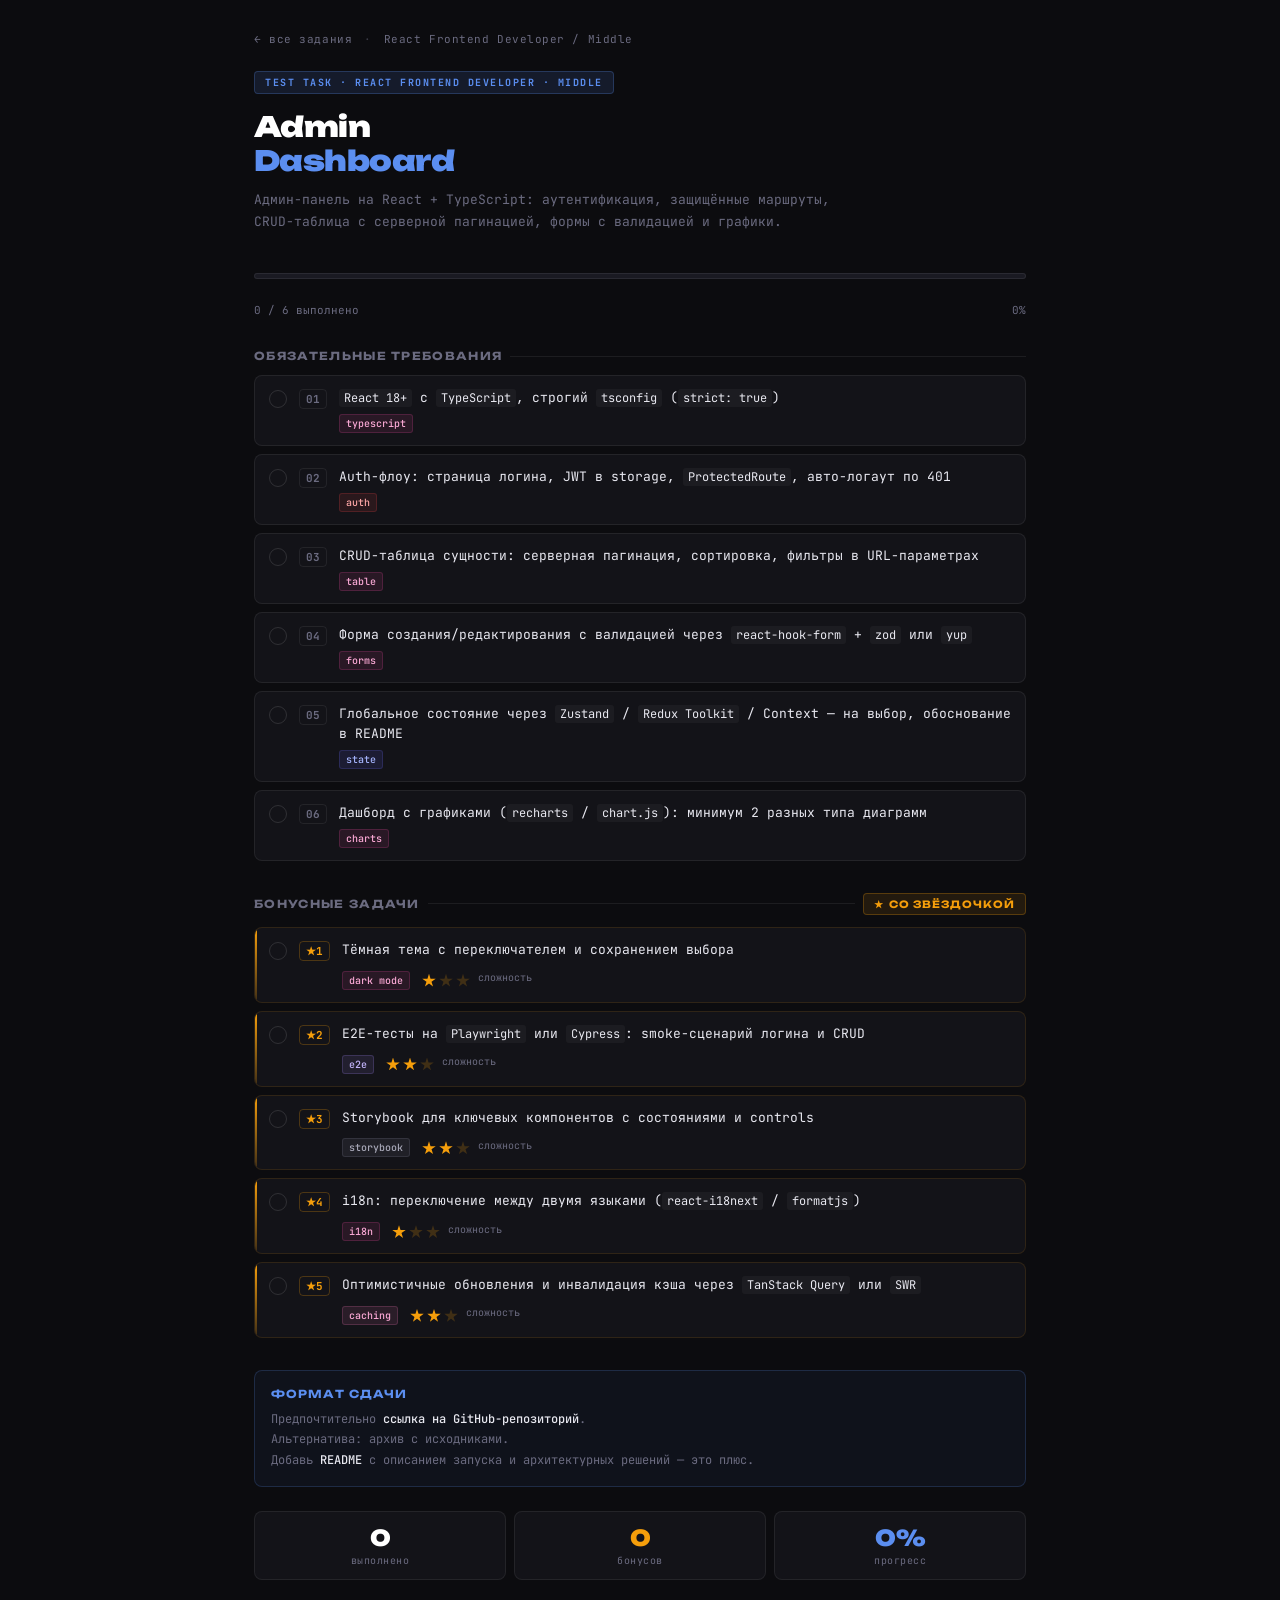
<file: react/middle.html>
<!DOCTYPE html>
<html lang="ru">
<head>
  <meta charset="UTF-8">
  <meta name="viewport" content="width=device-width, initial-scale=1">
  <link rel="stylesheet" href="../assets/styles.css">
</head>
<body>
  <div id="app"></div>
  <script>
    window.TASK_DATA = {
      role: 'React Frontend Developer',
      grade: 'Middle',
      title: ['Admin', 'Dashboard'],
      subtitle: 'Админ-панель на React + TypeScript: аутентификация, защищённые маршруты, CRUD-таблица с серверной пагинацией, формы с валидацией и графики.',
      required: [
        { text: '<code>React 18+</code> с <code>TypeScript</code>, строгий <code>tsconfig</code> (<code>strict: true</code>)', tags: [{cls:'ui', label:'typescript'}] },
        { text: 'Auth-флоу: страница логина, JWT в storage, <code>ProtectedRoute</code>, авто-логаут по 401', tags: [{cls:'sec', label:'auth'}] },
        { text: 'CRUD-таблица сущности: серверная пагинация, сортировка, фильтры в URL-параметрах', tags: [{cls:'ui', label:'table'}] },
        { text: 'Форма создания/редактирования с валидацией через <code>react-hook-form</code> + <code>zod</code> или <code>yup</code>', tags: [{cls:'ui', label:'forms'}] },
        { text: 'Глобальное состояние через <code>Zustand</code> / <code>Redux Toolkit</code> / Context — на выбор, обоснование в README', tags: [{cls:'arch', label:'state'}] },
        { text: 'Дашборд с графиками (<code>recharts</code> / <code>chart.js</code>): минимум 2 разных типа диаграмм', tags: [{cls:'ui', label:'charts'}] },
      ],
      bonus: [
        { text: 'Тёмная тема с переключателем и сохранением выбора', tags: [{cls:'ui', label:'dark mode'}], stars: 1 },
        { text: 'E2E-тесты на <code>Playwright</code> или <code>Cypress</code>: smoke-сценарий логина и CRUD', tags: [{cls:'test', label:'e2e'}], stars: 2 },
        { text: 'Storybook для ключевых компонентов с состояниями и controls', tags: [{cls:'doc', label:'storybook'}], stars: 2 },
        { text: 'i18n: переключение между двумя языками (<code>react-i18next</code> / <code>formatjs</code>)', tags: [{cls:'ui', label:'i18n'}], stars: 1 },
        { text: 'Оптимистичные обновления и инвалидация кэша через <code>TanStack Query</code> или <code>SWR</code>', tags: [{cls:'perf', label:'caching'}], stars: 2 },
      ],
    };
  </script>
  <script src="../assets/render.js"></script>
</body>
</html>
</file>
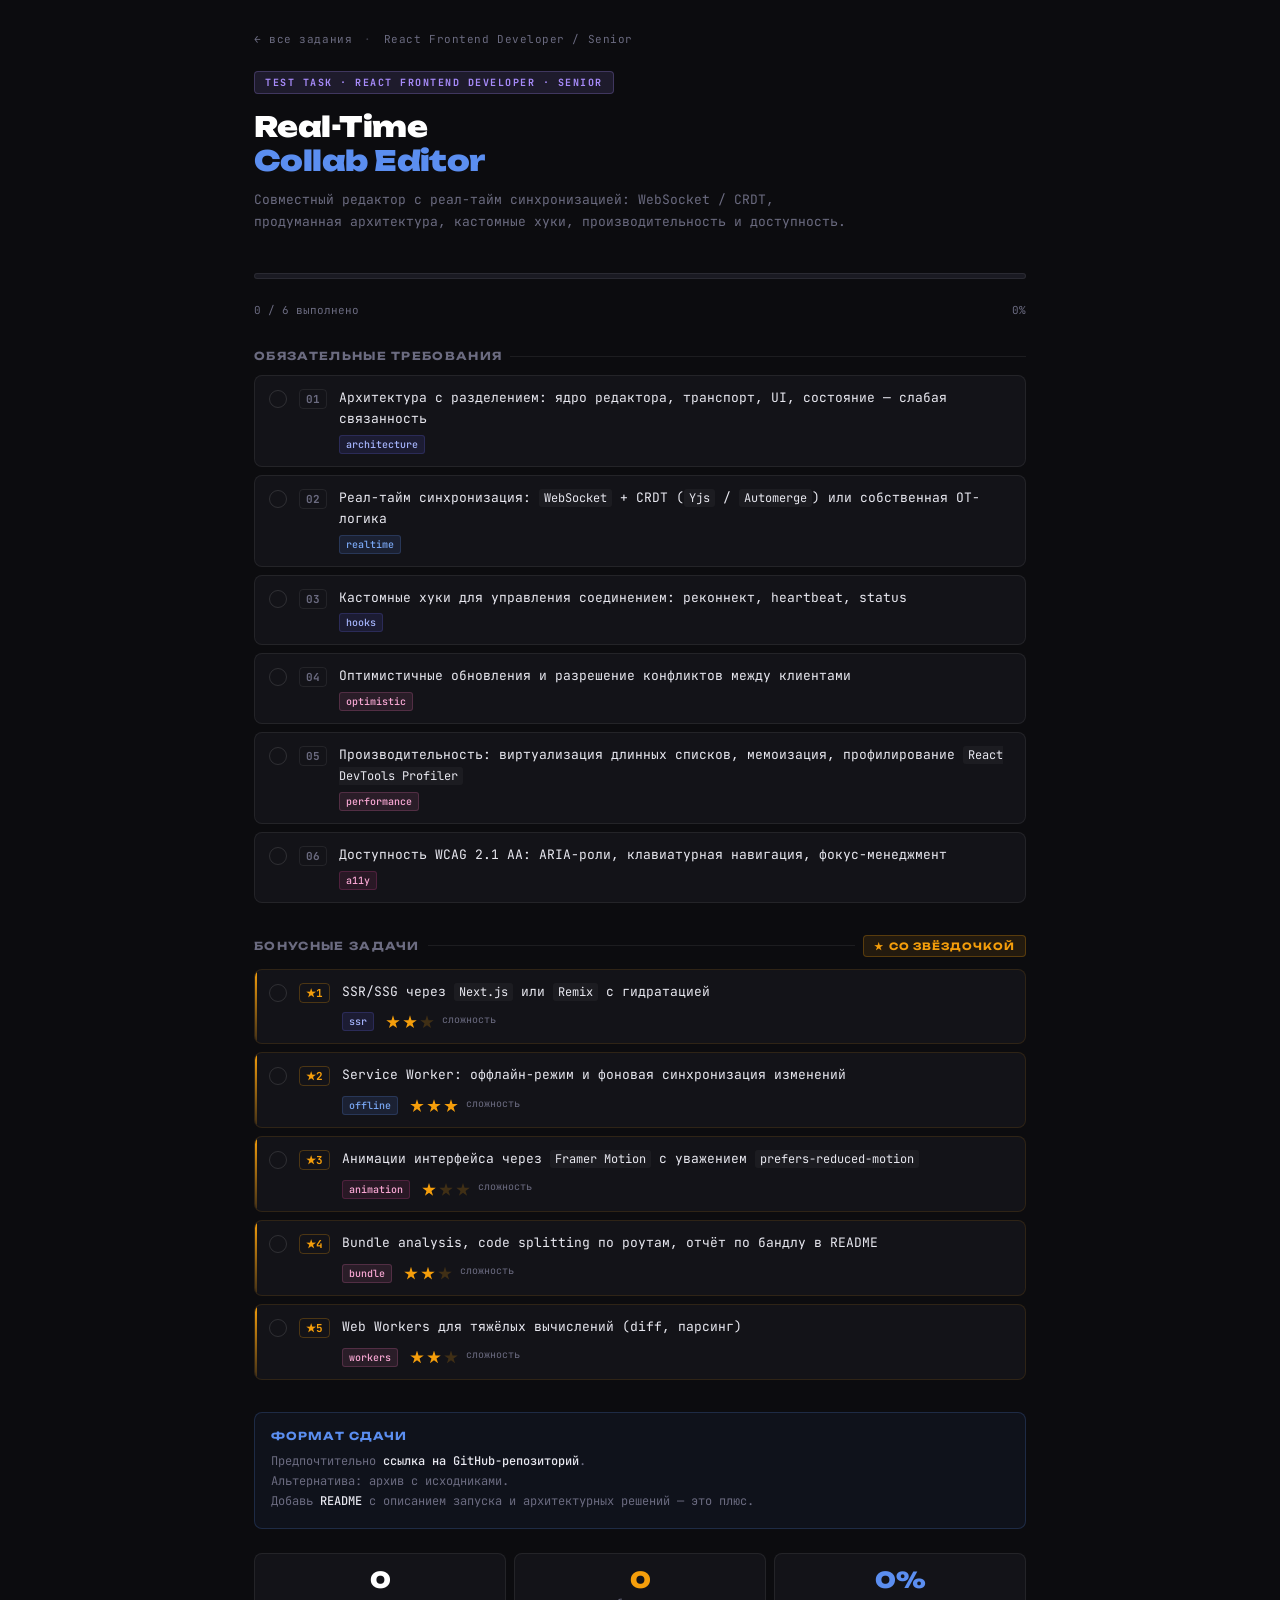
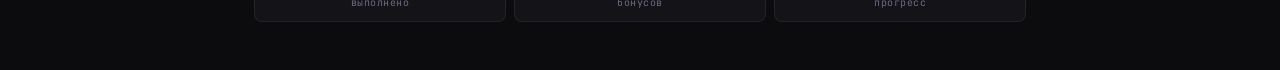
<file: react/senior.html>
<!DOCTYPE html>
<html lang="ru">
<head>
  <meta charset="UTF-8">
  <meta name="viewport" content="width=device-width, initial-scale=1">
  <link rel="stylesheet" href="../assets/styles.css">
</head>
<body>
  <div id="app"></div>
  <script>
    window.TASK_DATA = {
      role: 'React Frontend Developer',
      grade: 'Senior',
      title: ['Real-Time', 'Collab Editor'],
      subtitle: 'Совместный редактор с реал-тайм синхронизацией: WebSocket / CRDT, продуманная архитектура, кастомные хуки, производительность и доступность.',
      required: [
        { text: 'Архитектура с разделением: ядро редактора, транспорт, UI, состояние — слабая связанность', tags: [{cls:'arch', label:'architecture'}] },
        { text: 'Реал-тайм синхронизация: <code>WebSocket</code> + CRDT (<code>Yjs</code> / <code>Automerge</code>) или собственная OT-логика', tags: [{cls:'net', label:'realtime'}] },
        { text: 'Кастомные хуки для управления соединением: реконнект, heartbeat, status', tags: [{cls:'arch', label:'hooks'}] },
        { text: 'Оптимистичные обновления и разрешение конфликтов между клиентами', tags: [{cls:'perf', label:'optimistic'}] },
        { text: 'Производительность: виртуализация длинных списков, мемоизация, профилирование <code>React DevTools Profiler</code>', tags: [{cls:'perf', label:'performance'}] },
        { text: 'Доступность WCAG 2.1 AA: ARIA-роли, клавиатурная навигация, фокус-менеджмент', tags: [{cls:'ui', label:'a11y'}] },
      ],
      bonus: [
        { text: 'SSR/SSG через <code>Next.js</code> или <code>Remix</code> с гидратацией', tags: [{cls:'arch', label:'ssr'}], stars: 2 },
        { text: 'Service Worker: оффлайн-режим и фоновая синхронизация изменений', tags: [{cls:'net', label:'offline'}], stars: 3 },
        { text: 'Анимации интерфейса через <code>Framer Motion</code> с уважением <code>prefers-reduced-motion</code>', tags: [{cls:'ui', label:'animation'}], stars: 1 },
        { text: 'Bundle analysis, code splitting по роутам, отчёт по бандлу в README', tags: [{cls:'perf', label:'bundle'}], stars: 2 },
        { text: 'Web Workers для тяжёлых вычислений (diff, парсинг)', tags: [{cls:'perf', label:'workers'}], stars: 2 },
      ],
    };
  </script>
  <script src="../assets/render.js"></script>
</body>
</html>
</file>
<file: assets/styles.css>
@import url('https://fonts.googleapis.com/css2?family=JetBrains+Mono:wght@400;500;700&family=Unbounded:wght@400;700;900&display=swap');

* { box-sizing: border-box; margin: 0; padding: 0; }

:root {
  --bg: #0c0c0f;
  --surface: #131318;
  --surface2: #1a1a22;
  --border: rgba(255,255,255,0.07);
  --border2: rgba(255,255,255,0.12);
  --accent: #5b8ef0;
  --accent2: #a78bfa;
  --gold: #f59e0b;
  --green: #34d399;
  --red: #f87171;
  --text: #e8e8f0;
  --muted: #6b6b80;
  --mono: 'JetBrains Mono', monospace;
  --display: 'Unbounded', sans-serif;
}

body { background: var(--bg); color: var(--text); font-family: var(--mono); padding: 2rem 1.5rem 3rem; min-height: 100vh; max-width: 820px; margin: 0 auto; }

a { color: var(--accent); text-decoration: none; }
a:hover { text-decoration: underline; }
code { font-family: var(--mono); background: rgba(255,255,255,0.04); padding: 1px 5px; border-radius: 3px; font-size: 0.92em; }

.nav-bar {
  display: flex;
  align-items: center;
  gap: 12px;
  margin-bottom: 1.5rem;
  font-size: 11px;
  color: var(--muted);
  letter-spacing: 0.05em;
}
.nav-bar a { color: var(--muted); }
.nav-bar a:hover { color: var(--accent); }
.nav-bar .sep { opacity: 0.5; }

.header { margin-bottom: 2.5rem; }

.badge {
  display: inline-block;
  font-family: var(--mono);
  font-size: 10px;
  font-weight: 700;
  letter-spacing: 0.15em;
  text-transform: uppercase;
  padding: 4px 10px;
  border-radius: 4px;
  background: rgba(91,142,240,0.12);
  color: var(--accent);
  border: 1px solid rgba(91,142,240,0.25);
  margin-bottom: 1rem;
}
.badge.grade-junior  { background: rgba(52,211,153,0.1);  color: #6ee7b7; border-color: rgba(52,211,153,0.25); }
.badge.grade-middle  { background: rgba(91,142,240,0.12); color: var(--accent); border-color: rgba(91,142,240,0.25); }
.badge.grade-senior  { background: rgba(167,139,250,0.12); color: var(--accent2); border-color: rgba(167,139,250,0.25); }
.badge.grade-lead    { background: rgba(245,158,11,0.12); color: var(--gold); border-color: rgba(245,158,11,0.3); }

h1 {
  font-family: var(--display);
  font-size: clamp(18px, 4vw, 28px);
  font-weight: 900;
  letter-spacing: -0.02em;
  line-height: 1.2;
  color: #fff;
  margin-bottom: 0.75rem;
}
h1 span { color: var(--accent); }

.subtitle {
  font-size: 13px;
  color: var(--muted);
  line-height: 1.7;
  max-width: 600px;
}

.progress-bar-wrap {
  margin: 1.5rem 0;
  background: var(--surface2);
  border-radius: 999px;
  height: 6px;
  overflow: hidden;
  border: 1px solid var(--border);
}
.progress-bar-fill {
  height: 100%;
  border-radius: 999px;
  background: linear-gradient(90deg, var(--accent), var(--accent2));
  transition: width 0.4s ease;
}
.progress-label {
  font-size: 11px;
  color: var(--muted);
  margin-top: 6px;
  display: flex;
  justify-content: space-between;
}

.section-title {
  font-family: var(--display);
  font-size: 11px;
  font-weight: 700;
  letter-spacing: 0.12em;
  text-transform: uppercase;
  color: var(--muted);
  margin: 2rem 0 0.75rem;
  display: flex;
  align-items: center;
  gap: 8px;
}
.section-title::after {
  content: '';
  flex: 1;
  height: 1px;
  background: var(--border);
}

.task-list { display: flex; flex-direction: column; gap: 8px; }

.task {
  display: flex;
  align-items: flex-start;
  gap: 12px;
  padding: 12px 14px;
  border-radius: 8px;
  border: 1px solid var(--border);
  background: var(--surface);
  cursor: pointer;
  transition: border-color 0.2s, background 0.2s;
  user-select: none;
}
.task:hover { border-color: var(--border2); background: var(--surface2); }
.task.done { border-color: rgba(52,211,153,0.2); background: rgba(52,211,153,0.04); }
.task.done .task-text { color: var(--muted); text-decoration: line-through; text-decoration-color: rgba(107,107,128,0.5); }
.task.done .task-num { color: var(--green); border-color: rgba(52,211,153,0.3); }

.task-num {
  font-family: var(--mono);
  font-size: 11px;
  font-weight: 700;
  color: var(--muted);
  border: 1px solid var(--border);
  border-radius: 4px;
  padding: 2px 6px;
  min-width: 28px;
  text-align: center;
  flex-shrink: 0;
  margin-top: 1px;
  transition: all 0.2s;
}

.task-body { flex: 1; }

.task-text {
  font-size: 13px;
  line-height: 1.6;
  color: var(--text);
  transition: color 0.2s;
}

.task-tag {
  display: inline-block;
  font-size: 10px;
  font-weight: 500;
  padding: 2px 6px;
  border-radius: 3px;
  margin-top: 5px;
  margin-right: 4px;
}
.tag-net    { background: rgba(91,142,240,0.12);  color: #7aa8f5; border: 1px solid rgba(91,142,240,0.2); }
.tag-redis  { background: rgba(248,113,113,0.1);  color: #fca5a5; border: 1px solid rgba(248,113,113,0.2); }
.tag-docker { background: rgba(56,189,248,0.1);   color: #7dd3fc; border: 1px solid rgba(56,189,248,0.2); }
.tag-test   { background: rgba(167,139,250,0.1);  color: #c4b5fd; border: 1px solid rgba(167,139,250,0.2); }
.tag-api    { background: rgba(52,211,153,0.1);   color: #6ee7b7; border: 1px solid rgba(52,211,153,0.2); }
.tag-db     { background: rgba(245,158,11,0.1);   color: #fcd34d; border: 1px solid rgba(245,158,11,0.2); }
.tag-ui     { background: rgba(236,72,153,0.1);   color: #f9a8d4; border: 1px solid rgba(236,72,153,0.2); }
.tag-arch   { background: rgba(99,102,241,0.12);  color: #a5b4fc; border: 1px solid rgba(99,102,241,0.2); }
.tag-perf   { background: rgba(244,114,182,0.1);  color: #f9a8d4; border: 1px solid rgba(244,114,182,0.2); }
.tag-sec    { background: rgba(239,68,68,0.1);    color: #fca5a5; border: 1px solid rgba(239,68,68,0.2); }
.tag-doc    { background: rgba(107,107,128,0.15); color: #a8a8b8; border: 1px solid rgba(107,107,128,0.25); }

.check-icon {
  width: 18px;
  height: 18px;
  border-radius: 50%;
  border: 1.5px solid var(--border2);
  flex-shrink: 0;
  margin-top: 2px;
  display: flex;
  align-items: center;
  justify-content: center;
  transition: all 0.2s;
  background: transparent;
}
.task.done .check-icon {
  background: var(--green);
  border-color: var(--green);
}
.check-icon::after {
  content: '';
  display: none;
  width: 5px;
  height: 8px;
  border: 2px solid #0c0c0f;
  border-top: none;
  border-left: none;
  transform: rotate(45deg) translate(-1px, -1px);
}
.task.done .check-icon::after { display: block; }

.bonus-header {
  display: flex;
  align-items: center;
  gap: 8px;
  margin: 2rem 0 0.75rem;
}

.star-badge {
  display: inline-flex;
  align-items: center;
  gap: 5px;
  font-family: var(--display);
  font-size: 10px;
  font-weight: 700;
  letter-spacing: 0.1em;
  text-transform: uppercase;
  padding: 4px 10px;
  border-radius: 4px;
  background: rgba(245,158,11,0.1);
  color: var(--gold);
  border: 1px solid rgba(245,158,11,0.25);
}
.star { font-style: normal; }

.bonus-task {
  border-color: rgba(245,158,11,0.12);
  position: relative;
  overflow: hidden;
}
.bonus-task::before {
  content: '';
  position: absolute;
  left: 0; top: 0; bottom: 0;
  width: 2px;
  background: linear-gradient(180deg, var(--gold), rgba(245,158,11,0.2));
}
.bonus-task:hover { border-color: rgba(245,158,11,0.25); }
.bonus-task .task-num { color: var(--gold); border-color: rgba(245,158,11,0.25); }
.bonus-task.done { border-color: rgba(52,211,153,0.2); background: rgba(52,211,153,0.04); }
.bonus-task.done::before { background: var(--green); }
.bonus-task.done .task-num { color: var(--green); border-color: rgba(52,211,153,0.3); }

.stars-row {
  display: flex;
  gap: 3px;
  margin-top: 6px;
}
.star-pip {
  width: 14px;
  height: 14px;
  clip-path: polygon(50% 0%,61% 35%,98% 35%,68% 57%,79% 91%,50% 70%,21% 91%,32% 57%,2% 35%,39% 35%);
  background: rgba(245,158,11,0.2);
  transition: background 0.2s;
  flex-shrink: 0;
}
.star-pip.active { background: var(--gold); }

.delivery {
  margin-top: 2rem;
  padding: 16px;
  border-radius: 8px;
  border: 1px solid rgba(91,142,240,0.2);
  background: rgba(91,142,240,0.05);
}
.delivery-title {
  font-family: var(--display);
  font-size: 11px;
  font-weight: 700;
  letter-spacing: 0.1em;
  text-transform: uppercase;
  color: var(--accent);
  margin-bottom: 8px;
}
.delivery-text {
  font-size: 12px;
  color: var(--muted);
  line-height: 1.7;
}
.delivery-text strong { color: var(--text); font-weight: 500; }

.bottom-stats {
  display: grid;
  grid-template-columns: repeat(3, 1fr);
  gap: 8px;
  margin-top: 1.5rem;
}
.stat {
  background: var(--surface);
  border: 1px solid var(--border);
  border-radius: 8px;
  padding: 12px;
  text-align: center;
}
.stat-num {
  font-family: var(--display);
  font-size: 22px;
  font-weight: 900;
  color: #fff;
  display: block;
}
.stat-label { font-size: 10px; color: var(--muted); margin-top: 3px; letter-spacing: 0.05em; }

/* Index page */
.index-grid {
  display: grid;
  grid-template-columns: repeat(auto-fit, minmax(220px, 1fr));
  gap: 8px;
  margin-top: 1rem;
}
.role-block { margin-bottom: 1.5rem; }
.role-title {
  font-family: var(--display);
  font-size: 13px;
  font-weight: 700;
  color: var(--text);
  margin-bottom: 8px;
  letter-spacing: 0.02em;
}
.role-card {
  display: block;
  padding: 14px;
  border-radius: 8px;
  border: 1px solid var(--border);
  background: var(--surface);
  text-decoration: none;
  transition: border-color 0.2s, background 0.2s, transform 0.15s;
}
.role-card:hover { border-color: var(--border2); background: var(--surface2); text-decoration: none; transform: translateY(-1px); }
.role-card .grade {
  font-family: var(--display);
  font-size: 10px;
  font-weight: 700;
  letter-spacing: 0.12em;
  text-transform: uppercase;
}
.role-card .grade.junior { color: #6ee7b7; }
.role-card .grade.middle { color: var(--accent); }
.role-card .grade.senior { color: var(--accent2); }
.role-card .grade.lead   { color: var(--gold); }
.role-card .name {
  font-family: var(--mono);
  font-size: 13px;
  color: var(--text);
  margin-top: 6px;
  font-weight: 500;
}
.role-card .desc {
  font-size: 11px;
  color: var(--muted);
  margin-top: 4px;
  line-height: 1.5;
}
</file>
